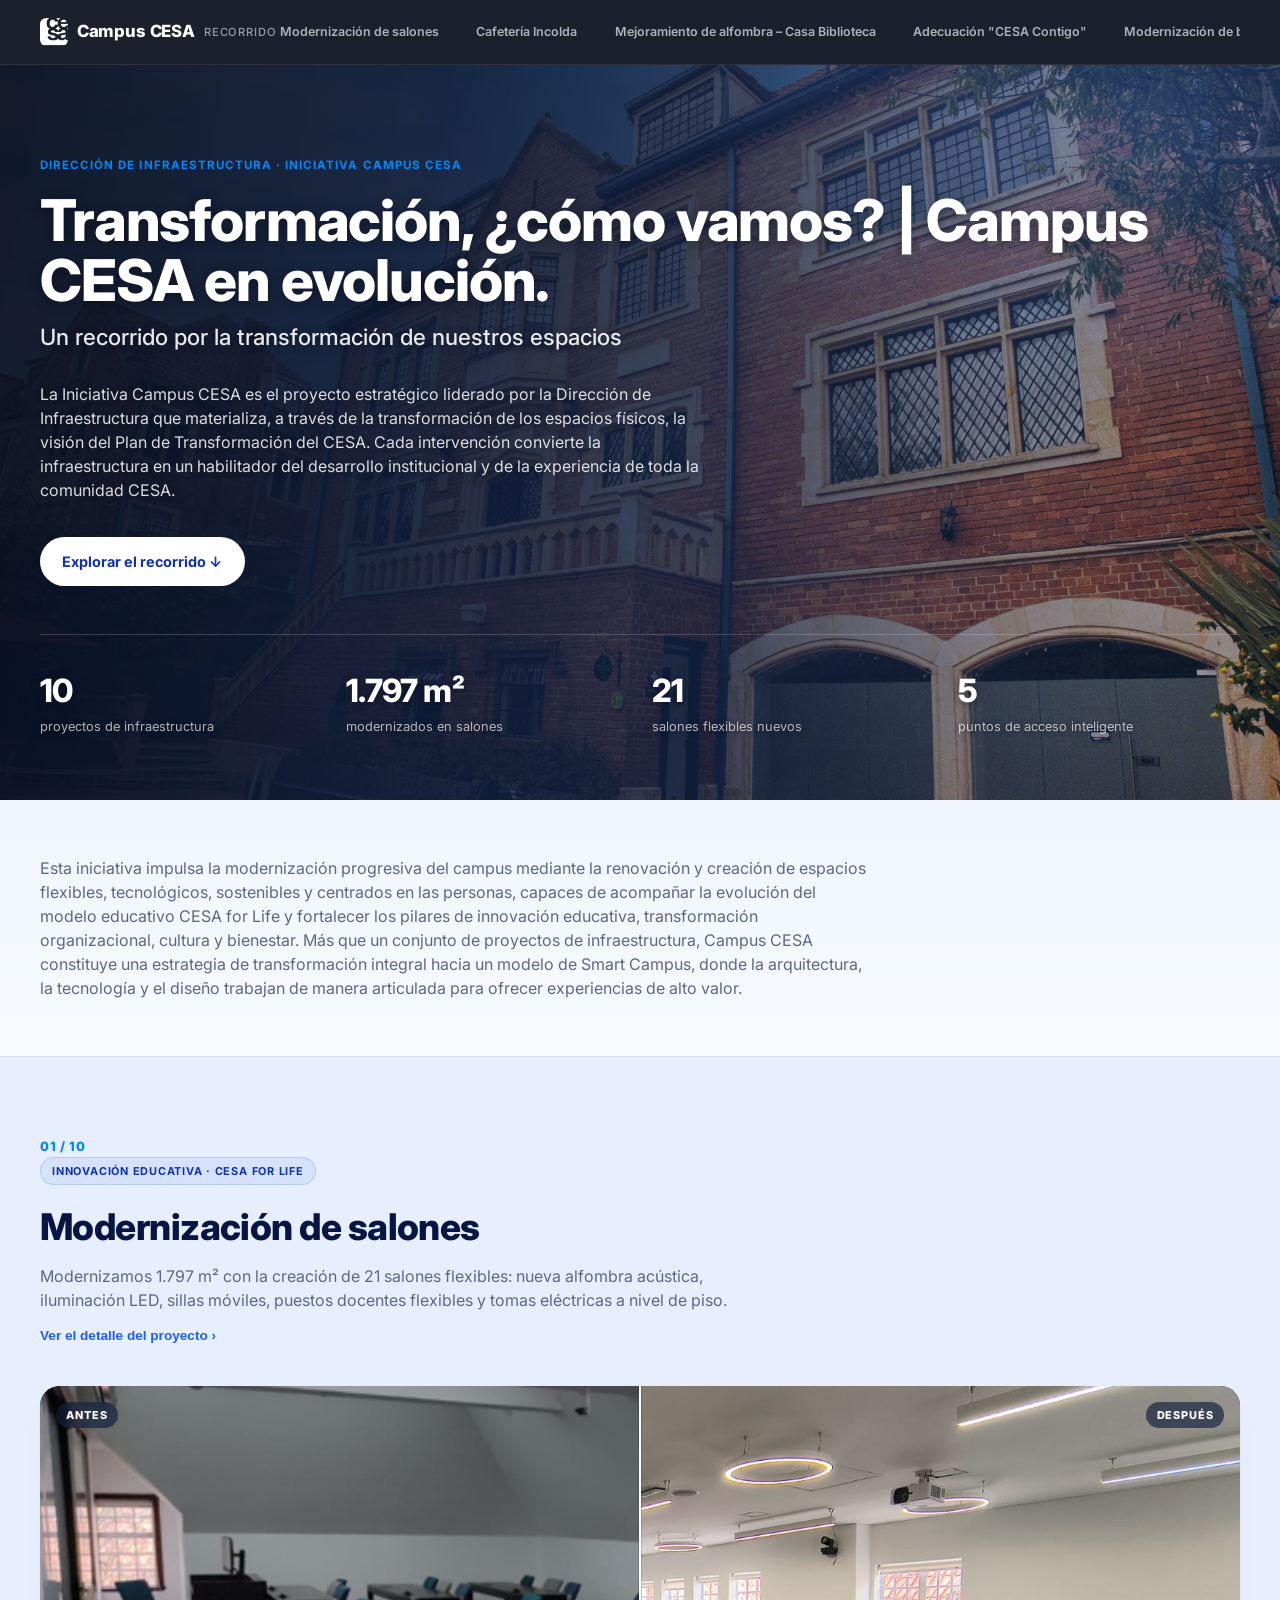
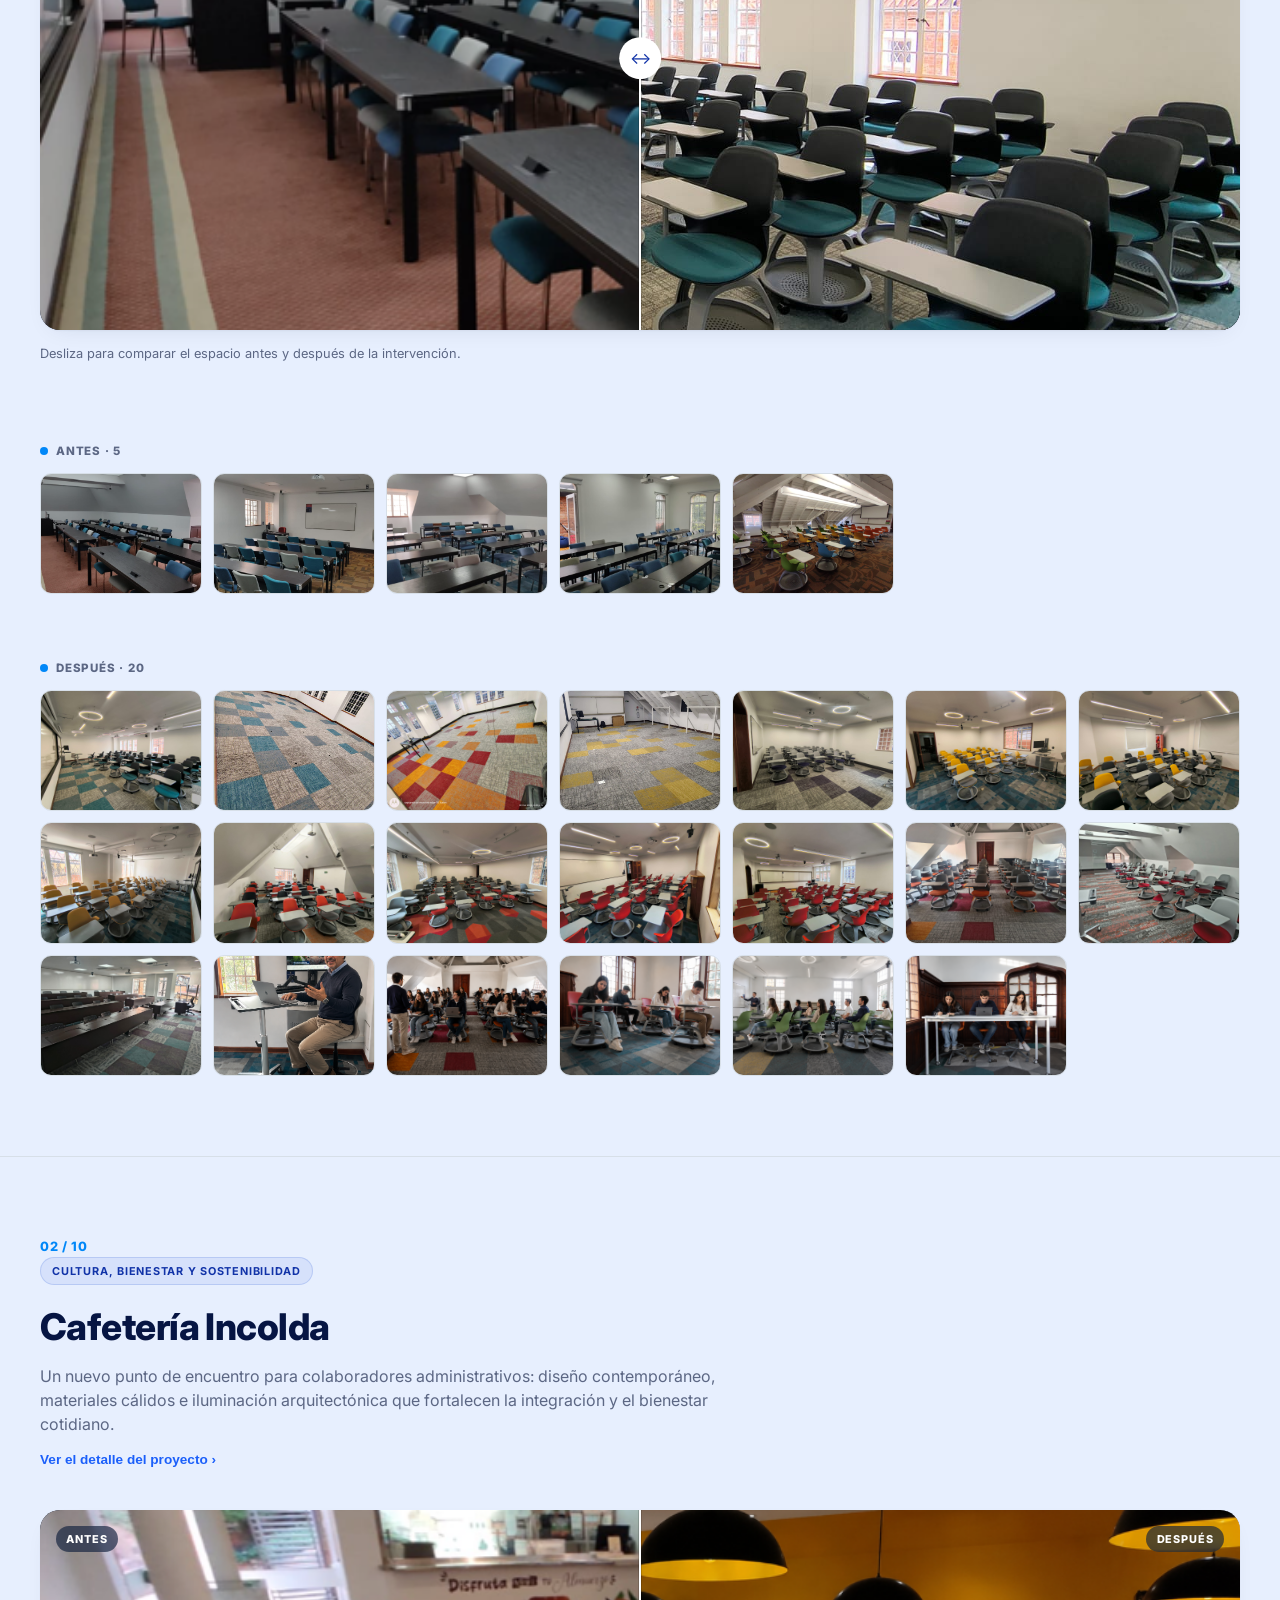
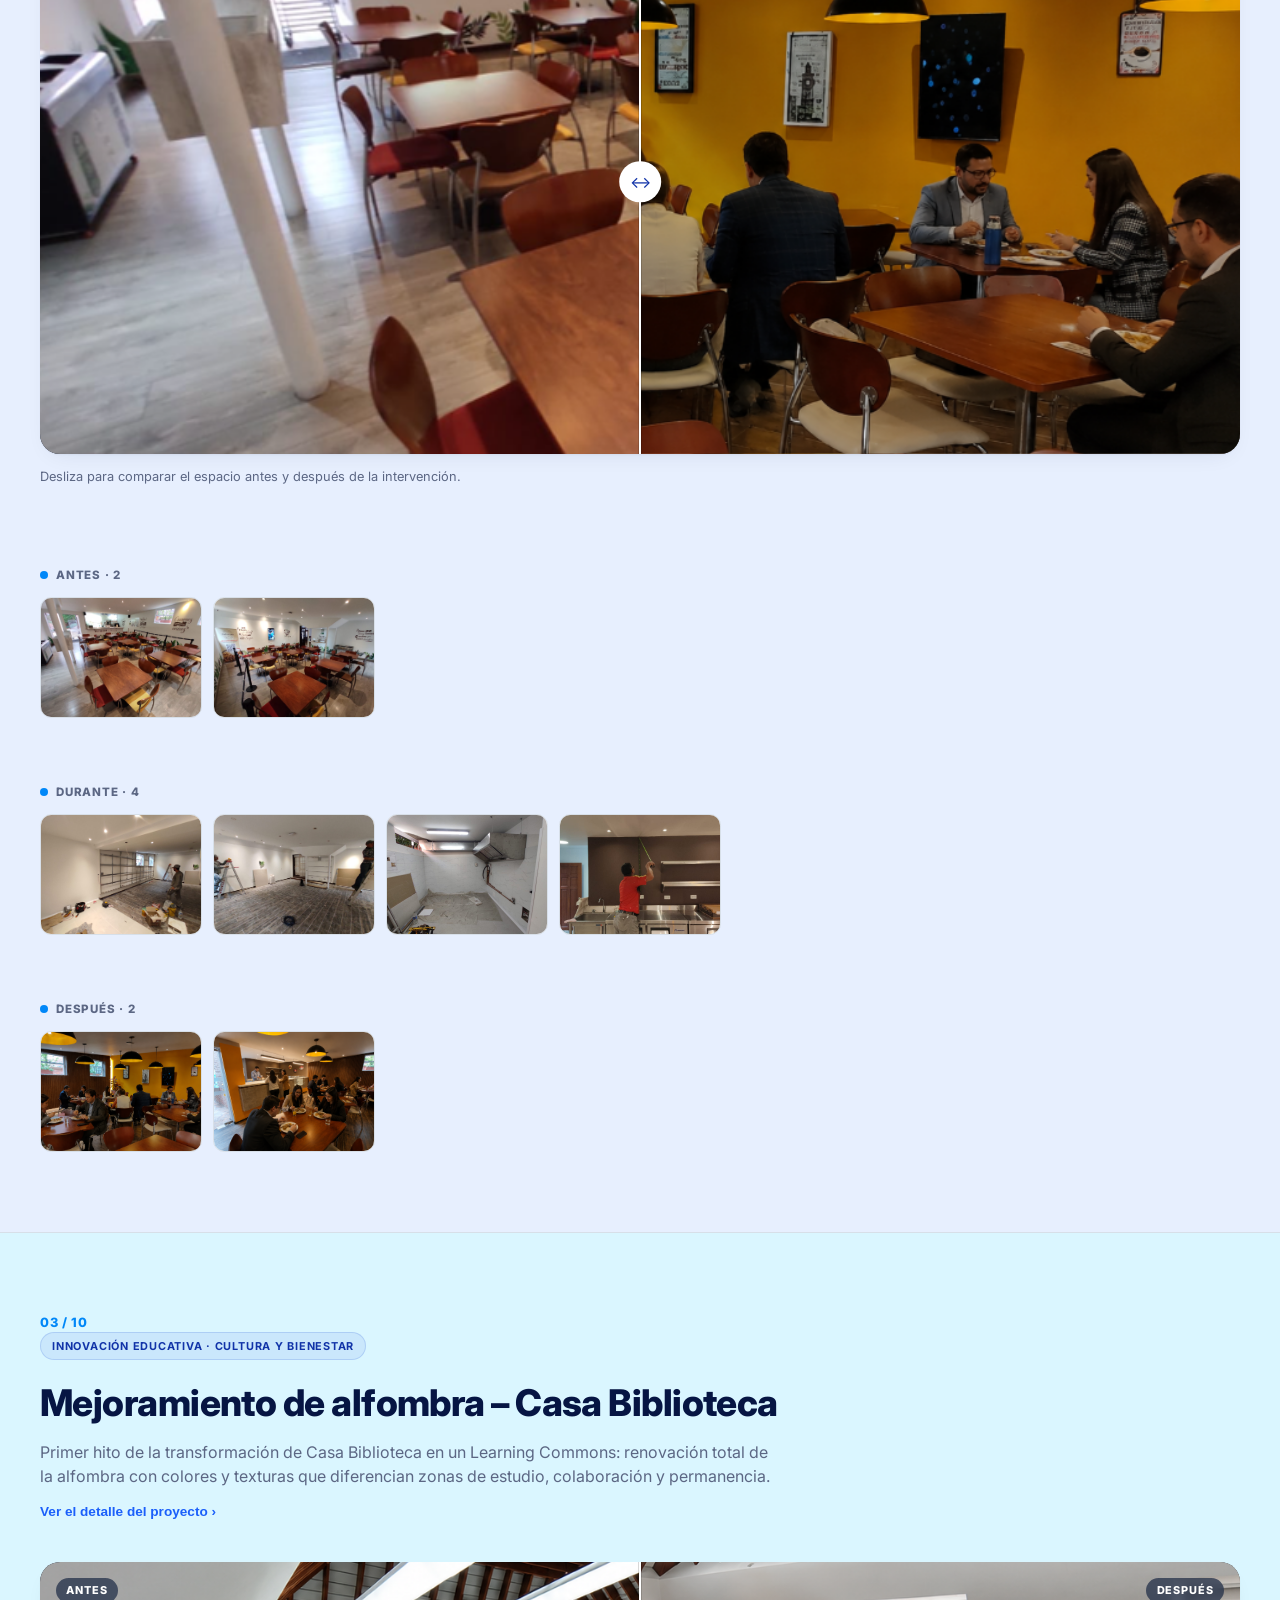
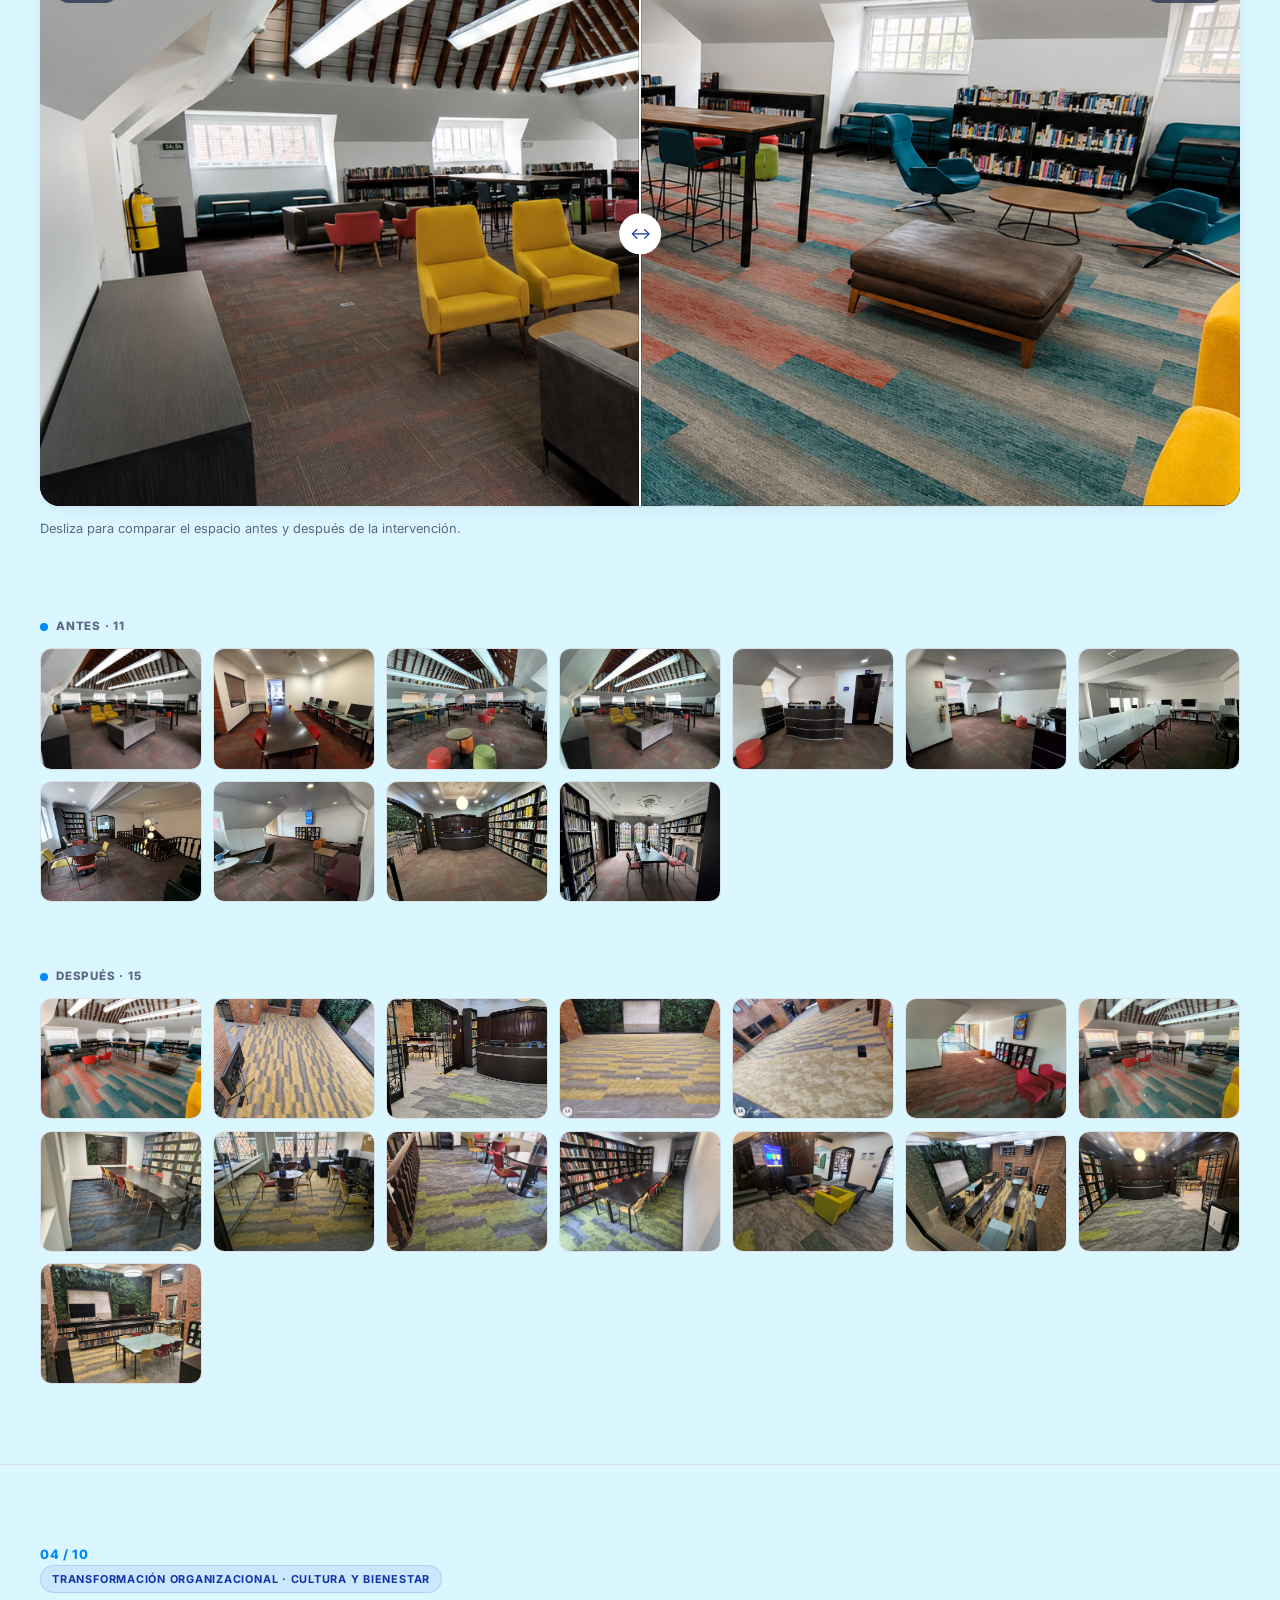
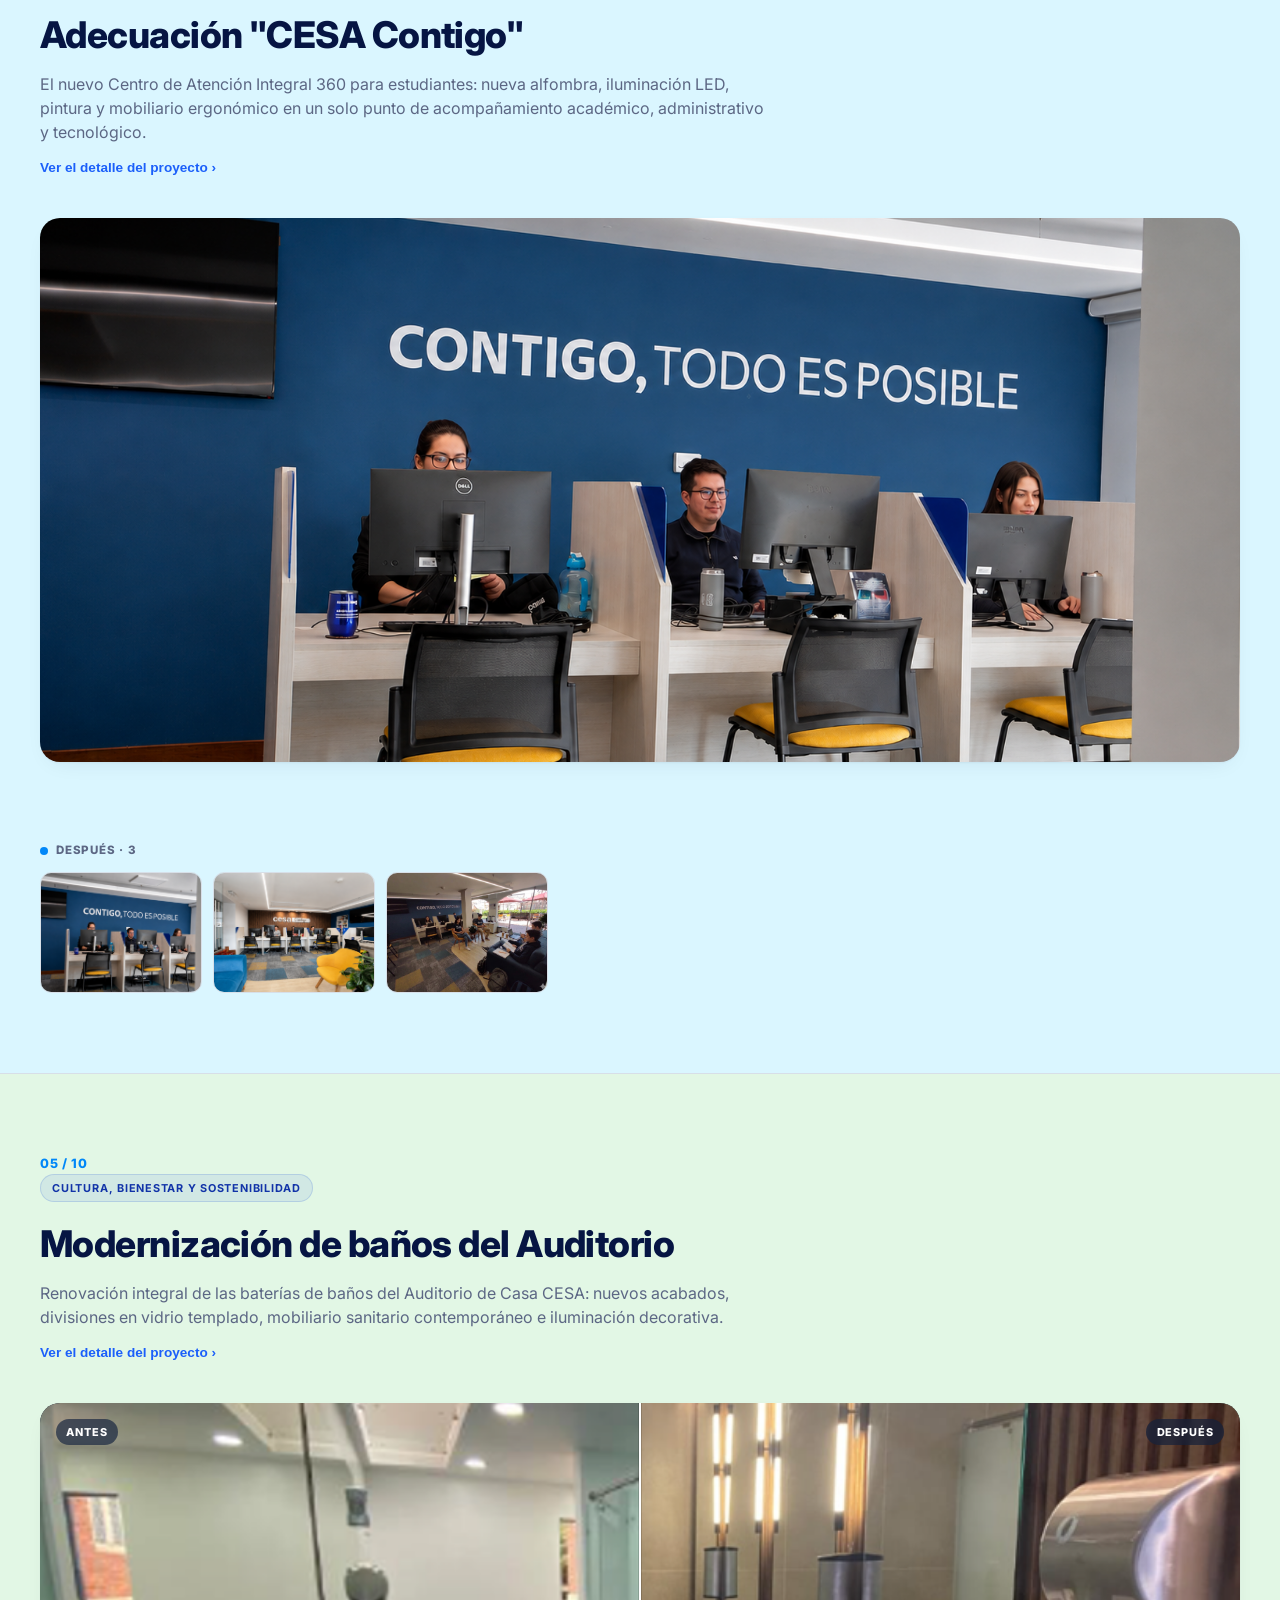
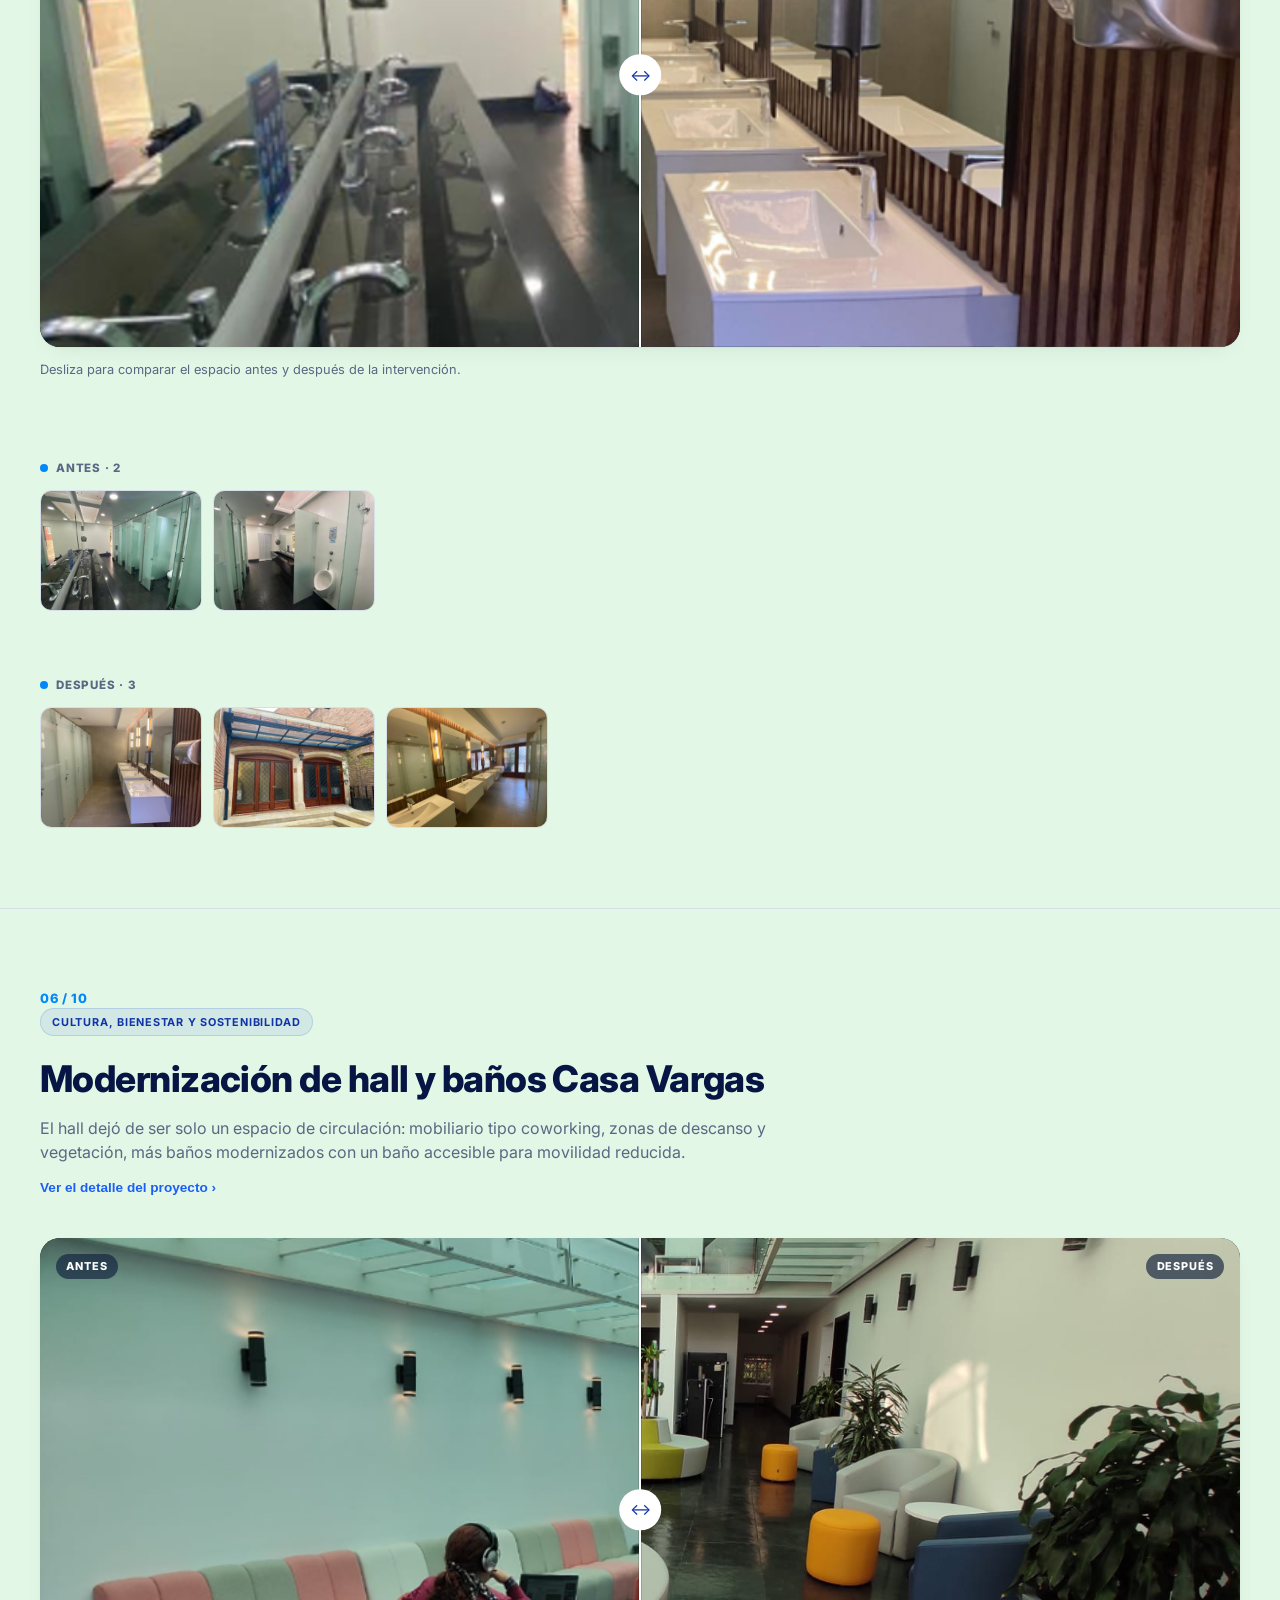
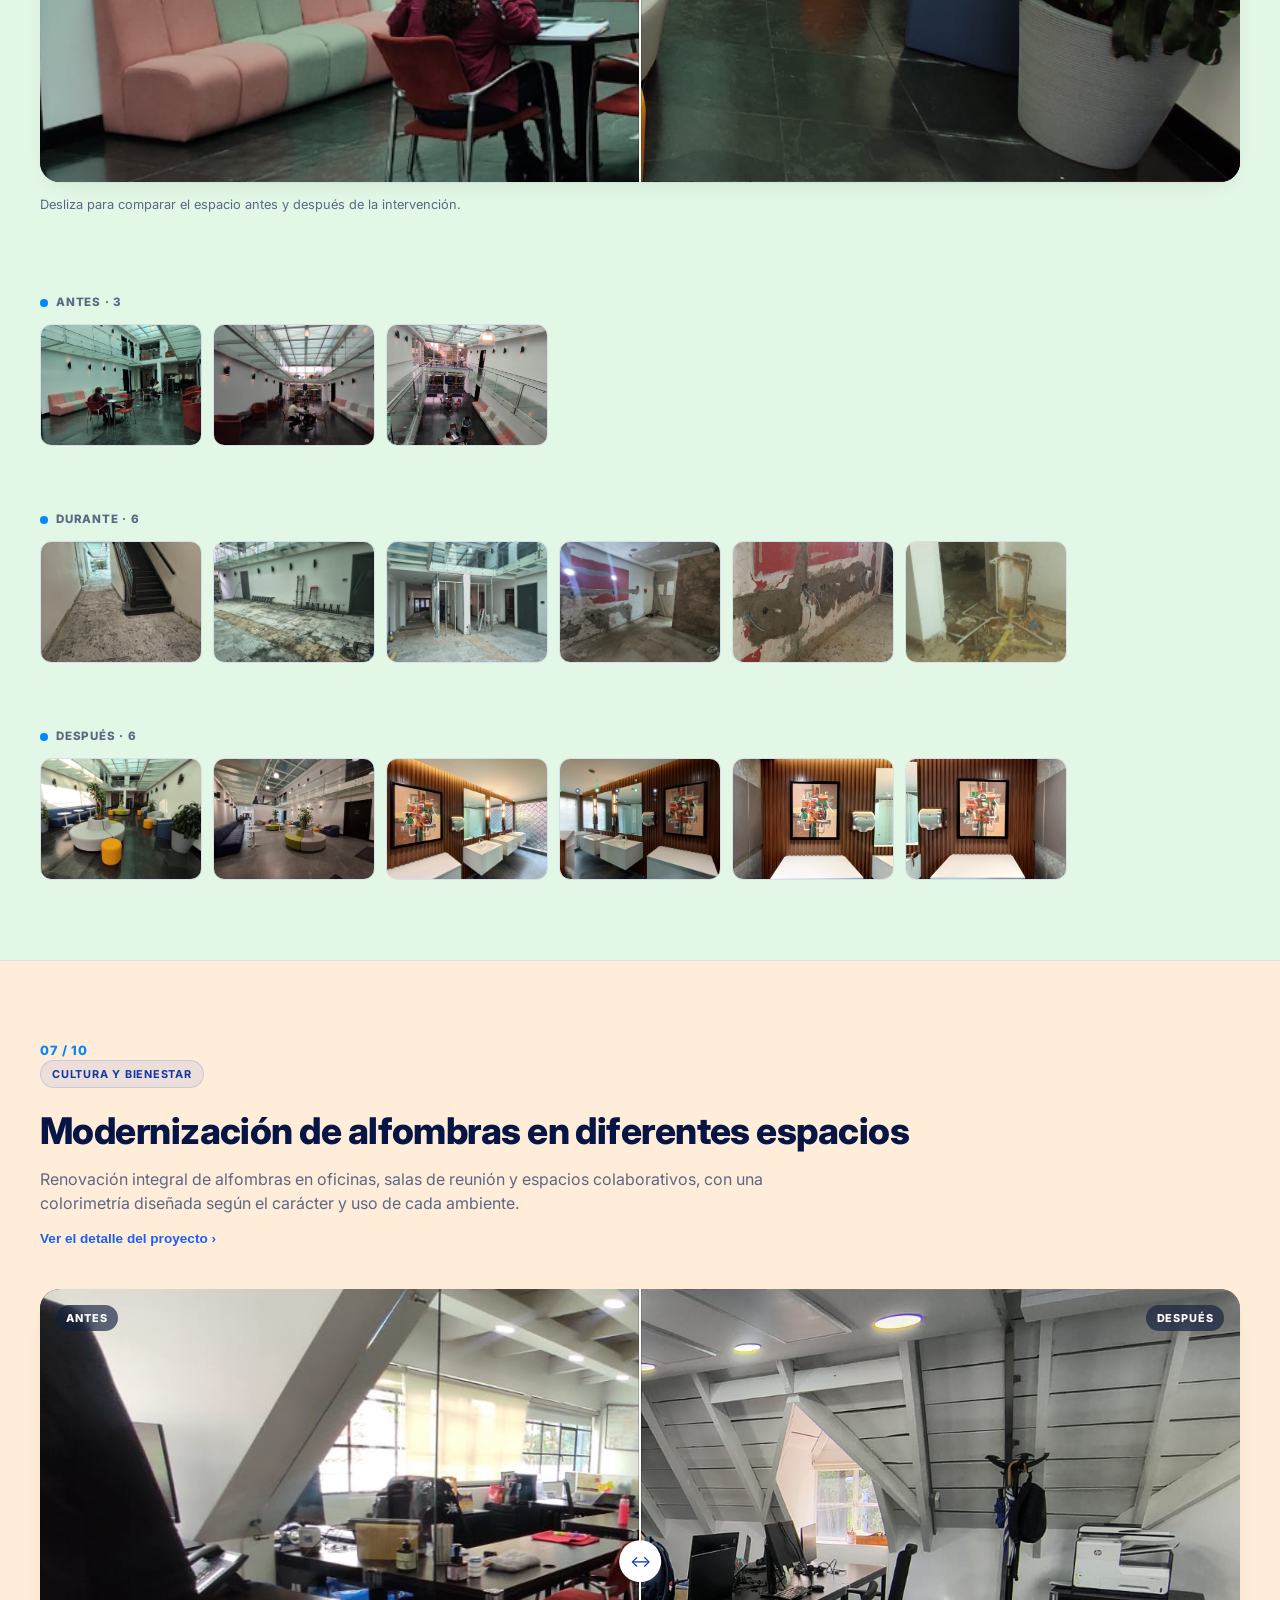
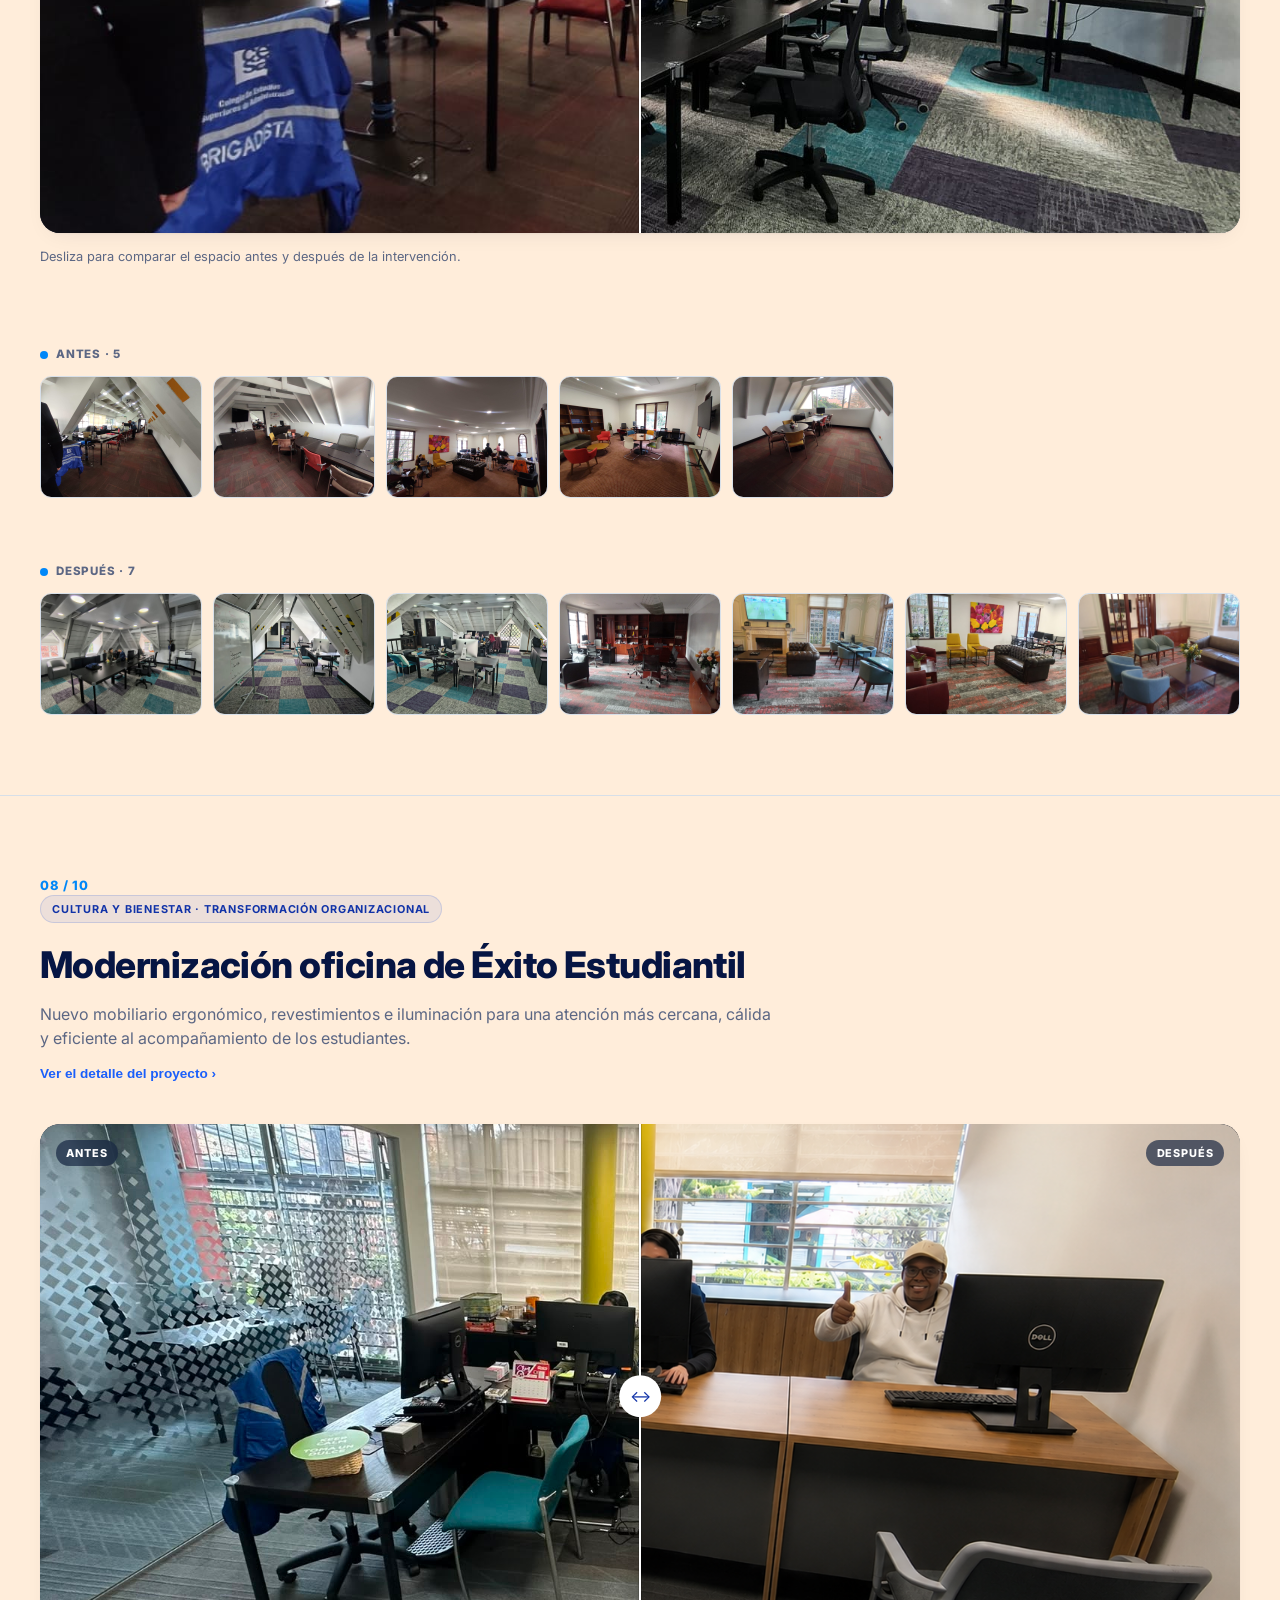
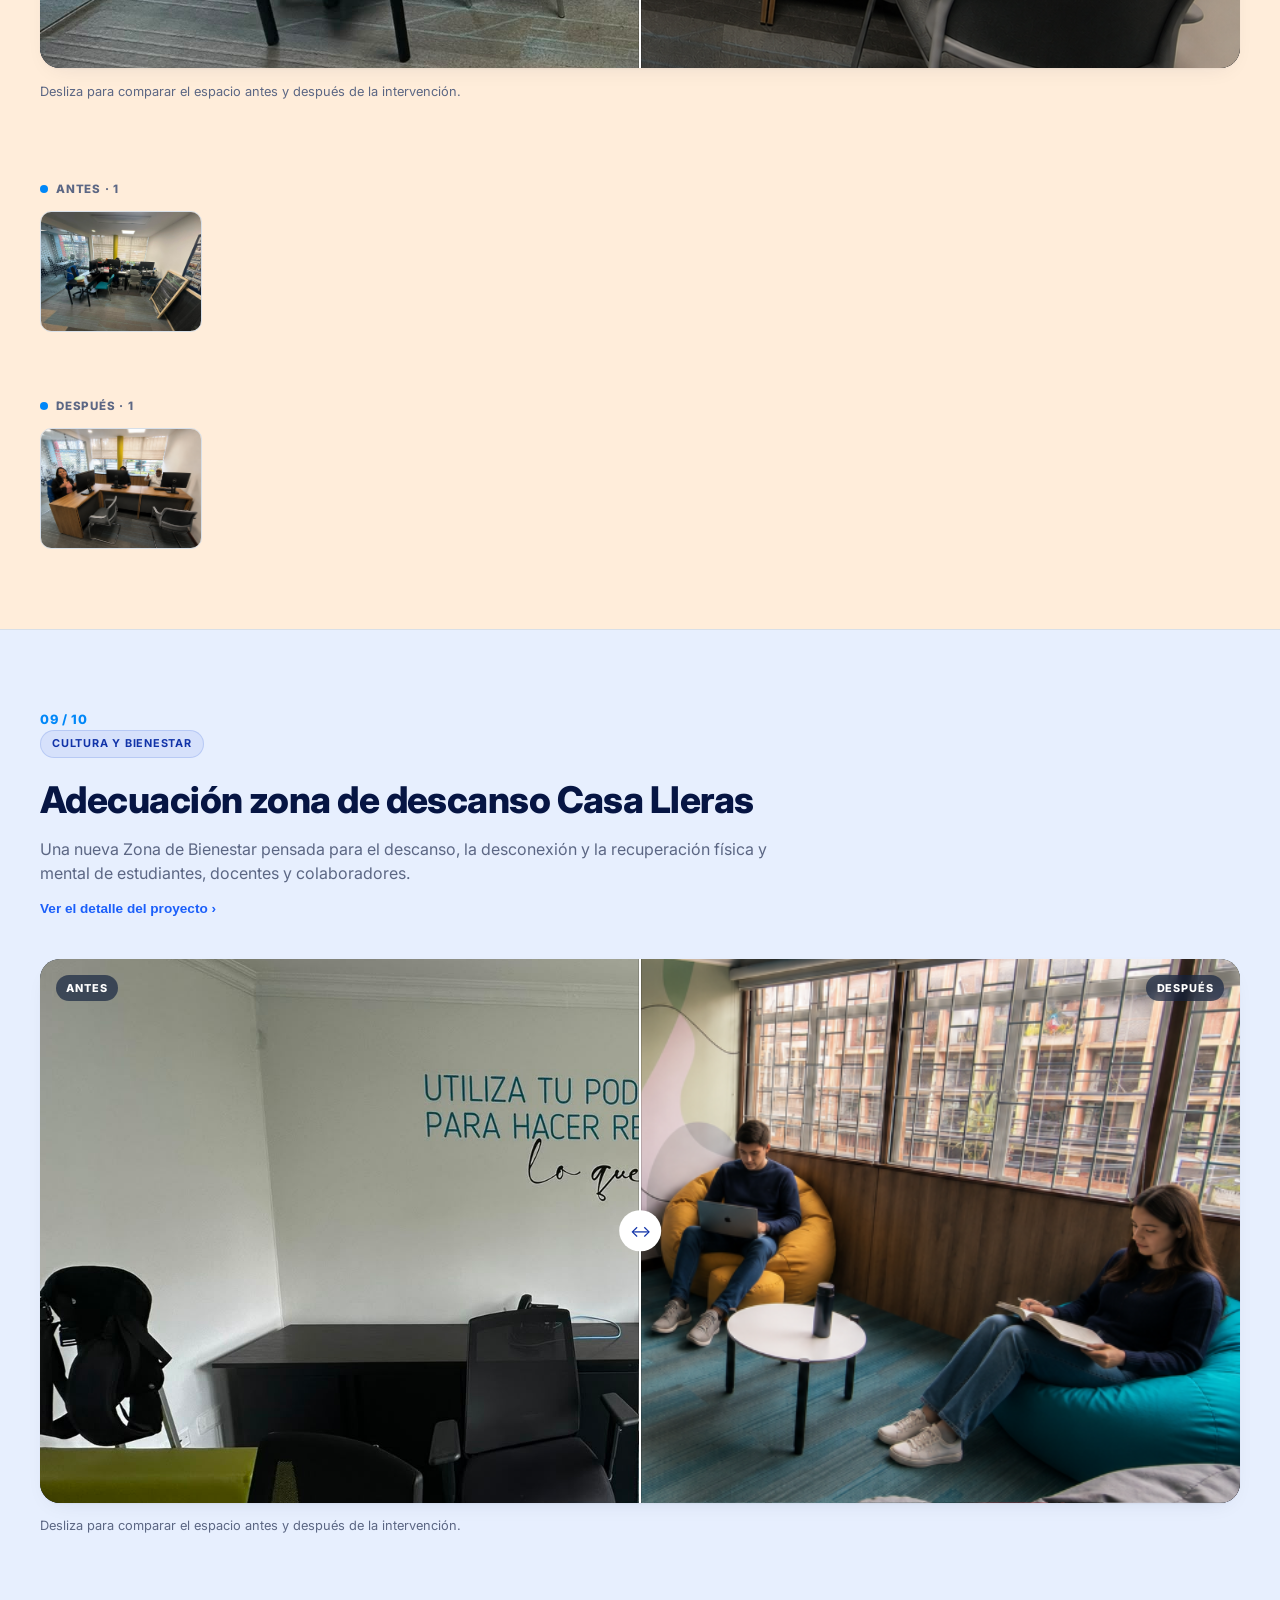
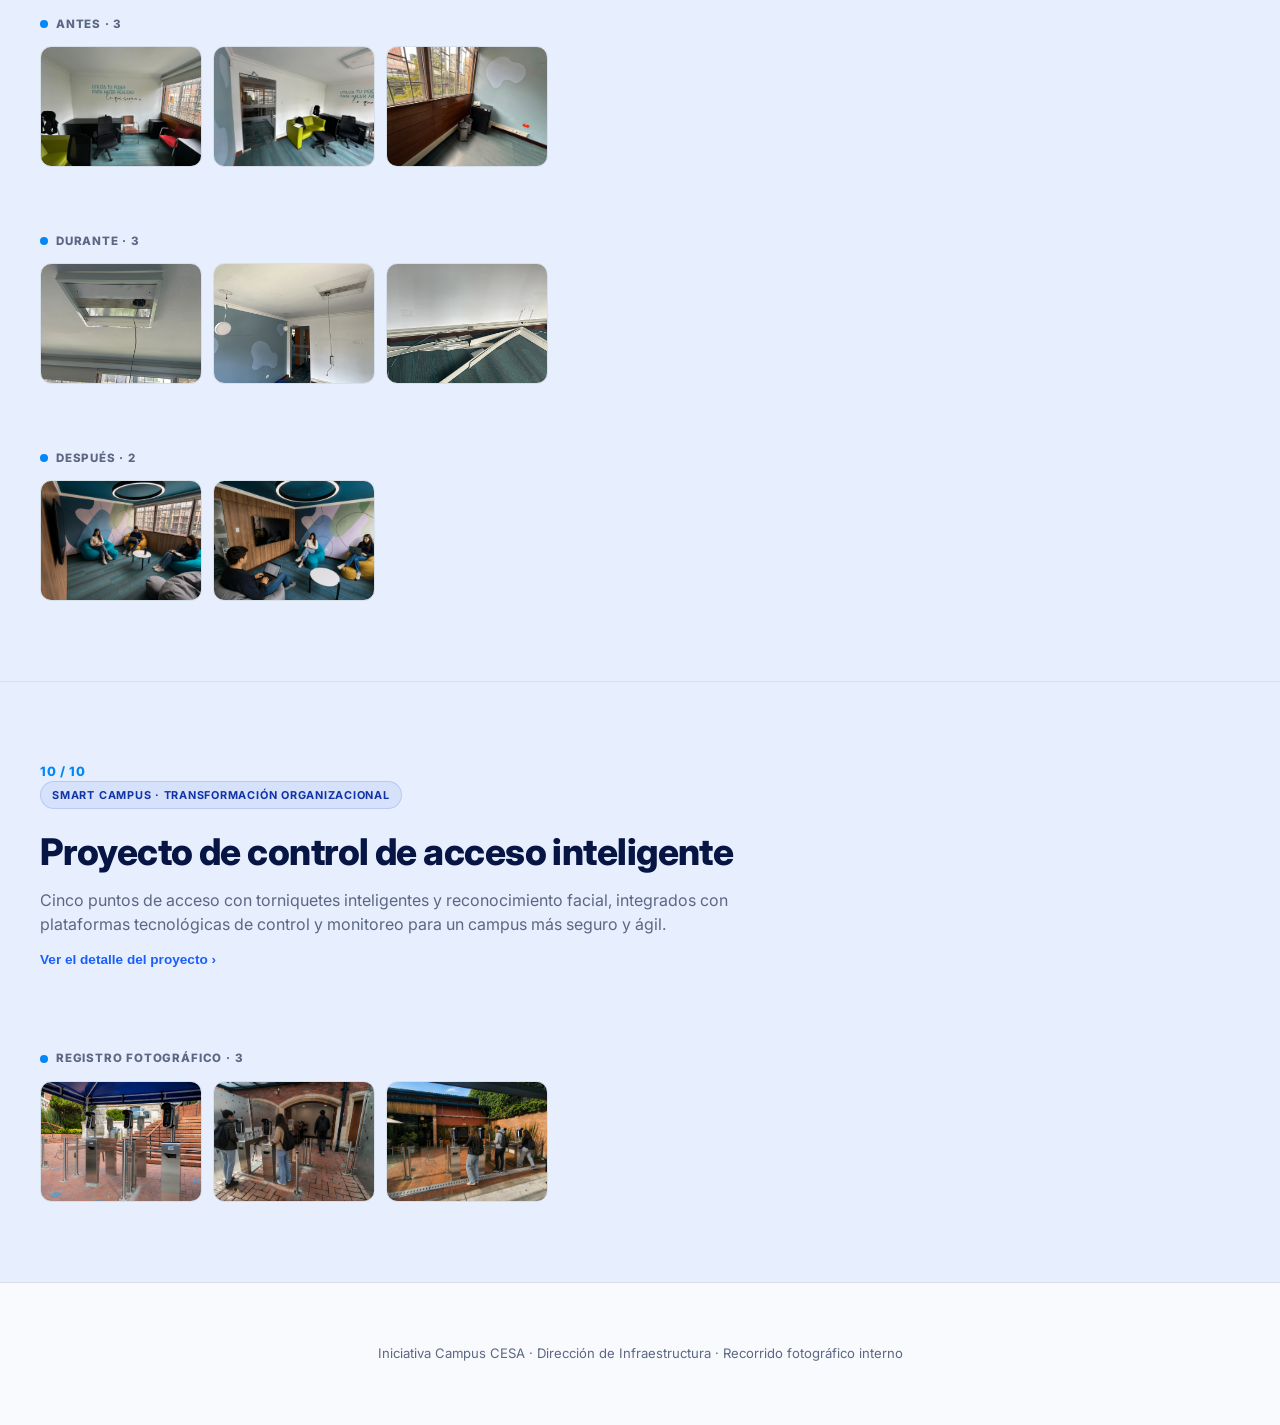
<file: index.html>
<!DOCTYPE html>
<html lang="es">
<head>
<meta charset="UTF-8">
<meta http-equiv="refresh" content="0; url=web/index.html">
<title>Campus CESA</title>
<link rel="canonical" href="web/index.html">
</head>
<body>
<script>location.replace('web/index.html');</script>
<p>Redirigiendo a <a href="web/index.html">Campus CESA — Recorrido de infraestructura</a>…</p>
</body>
</html>
</file>
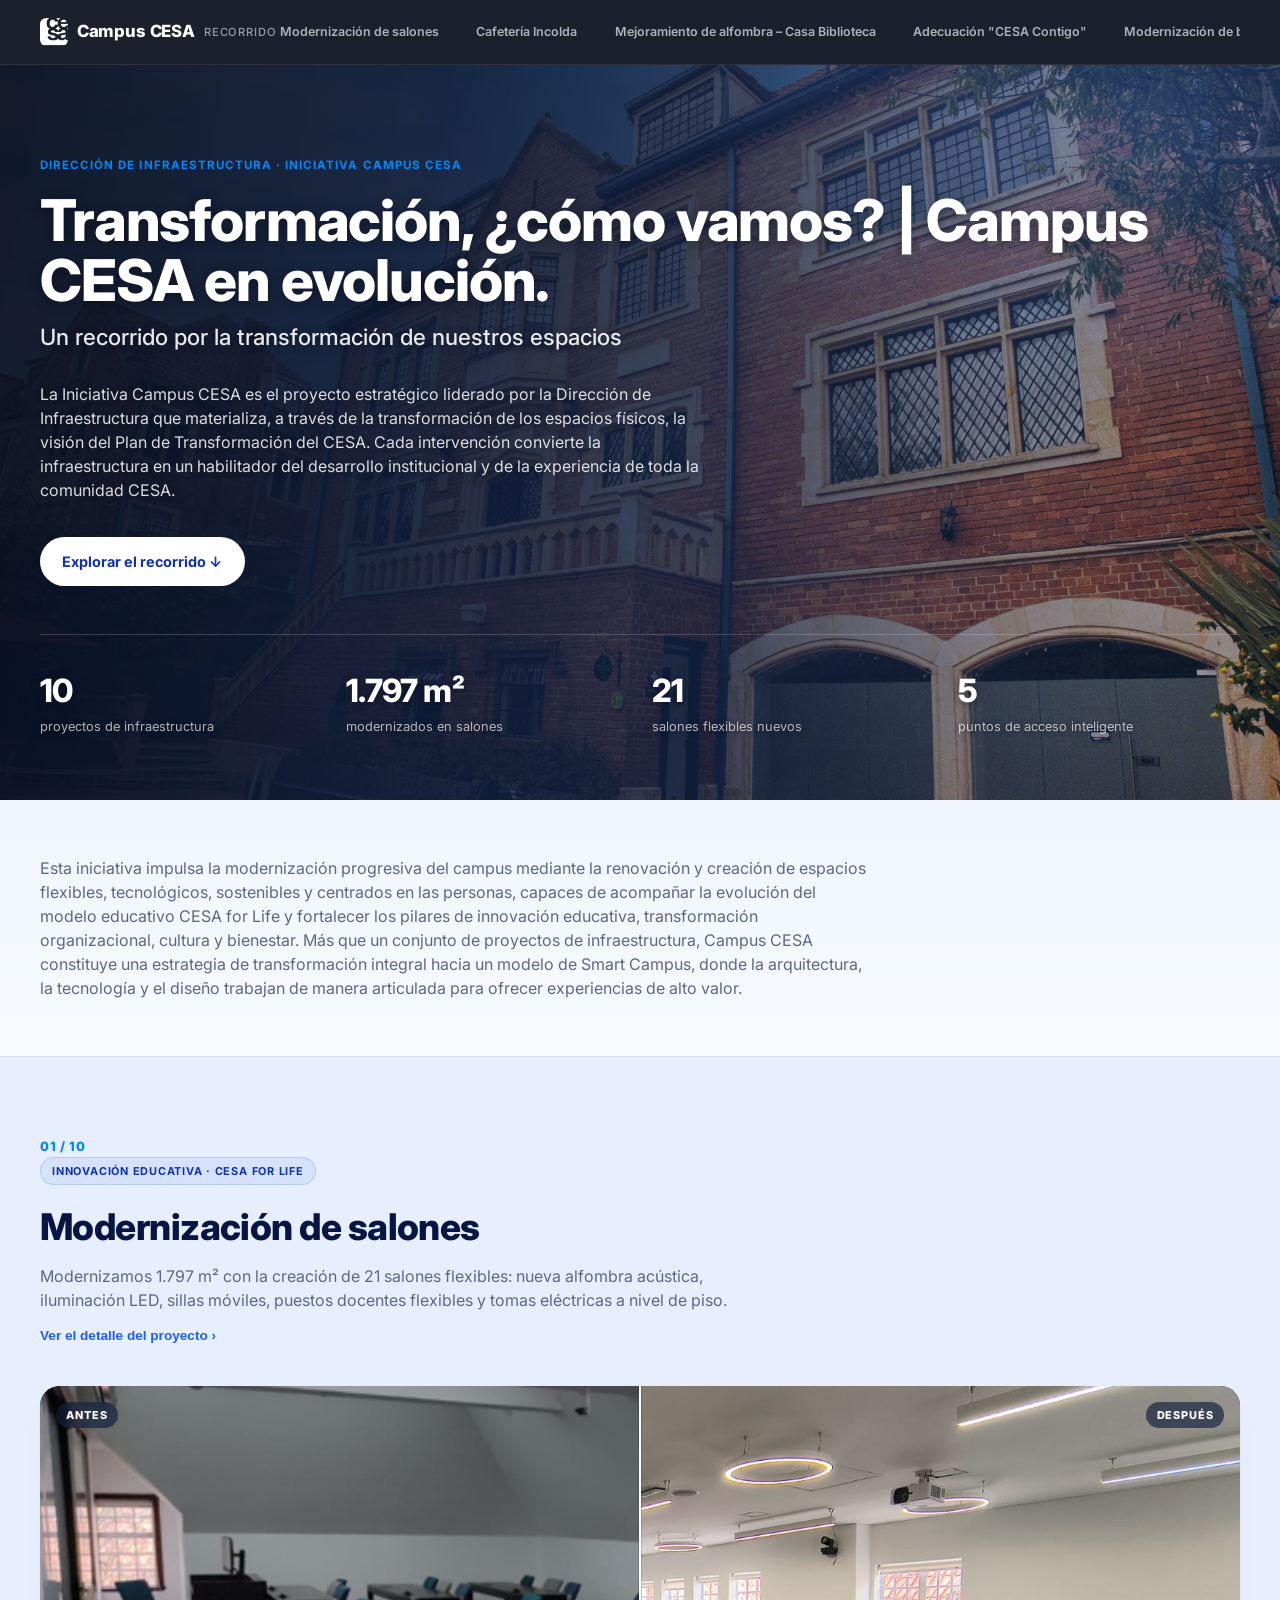
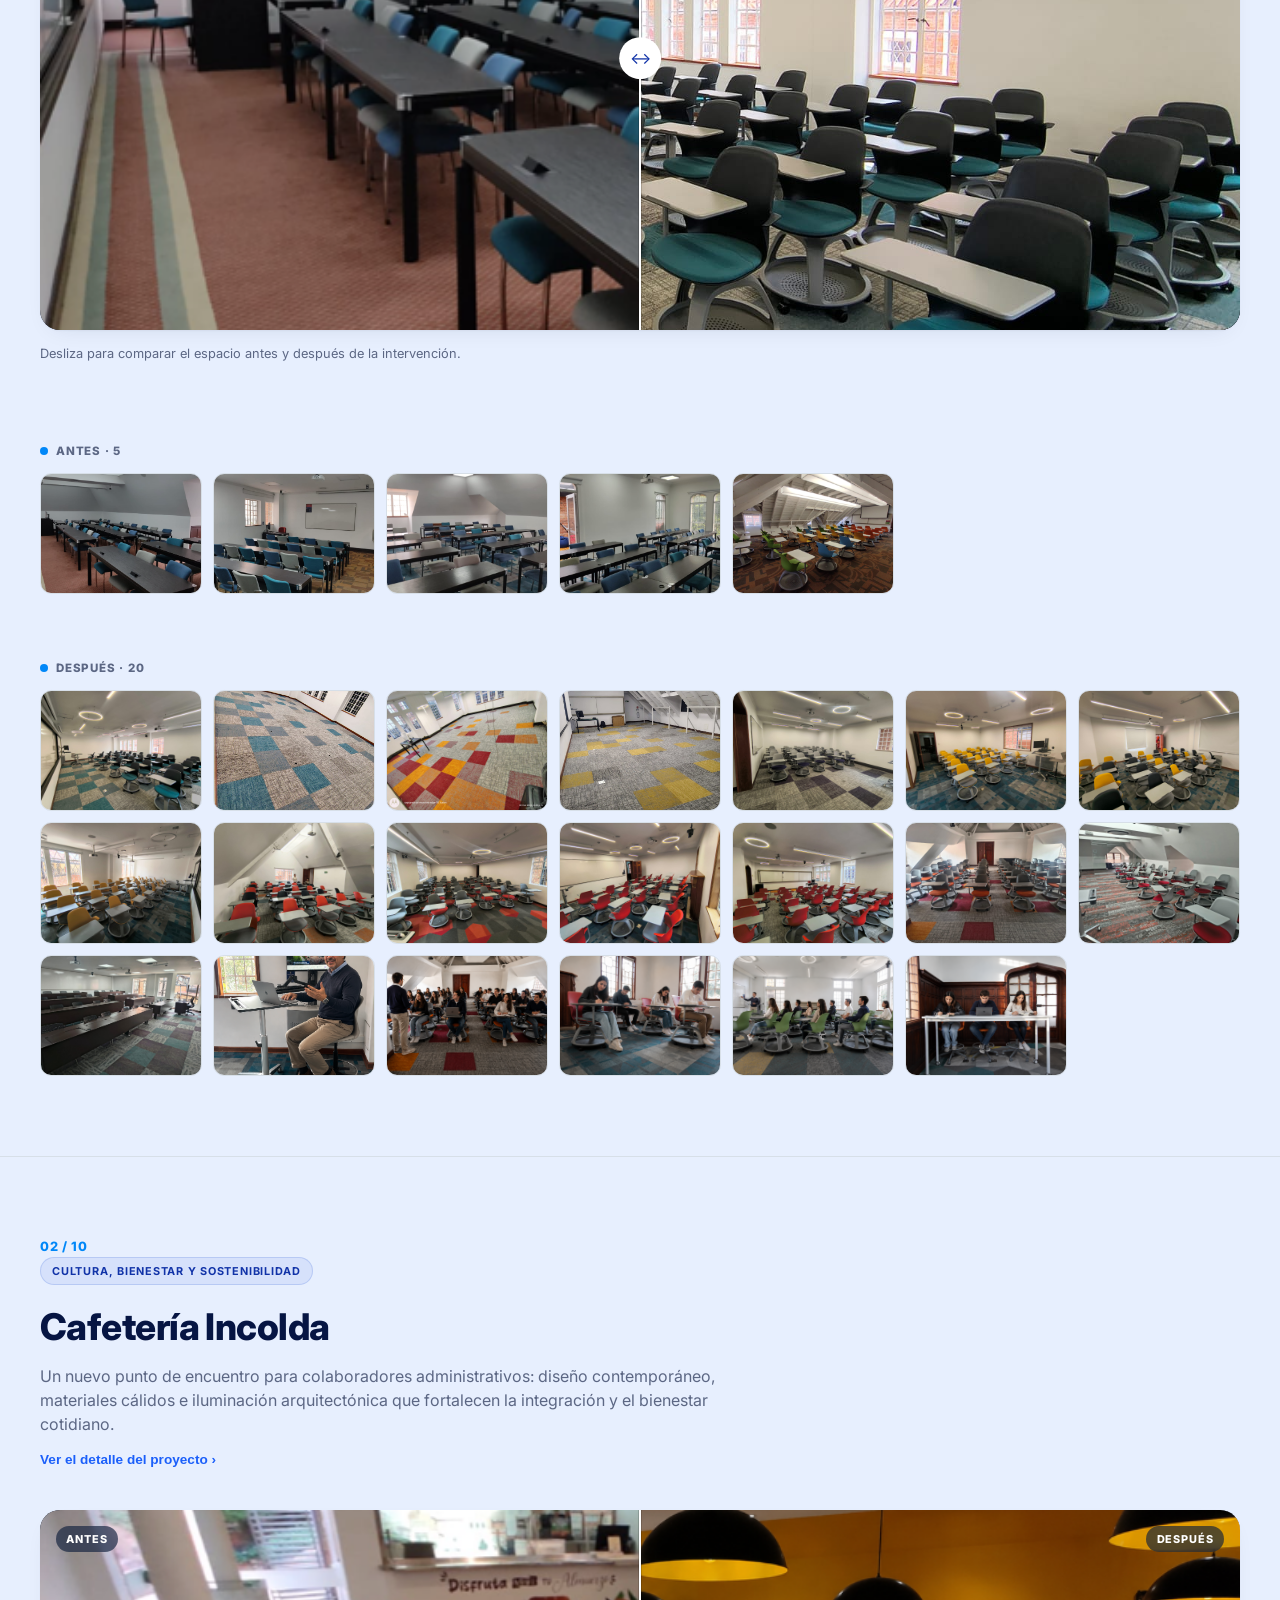
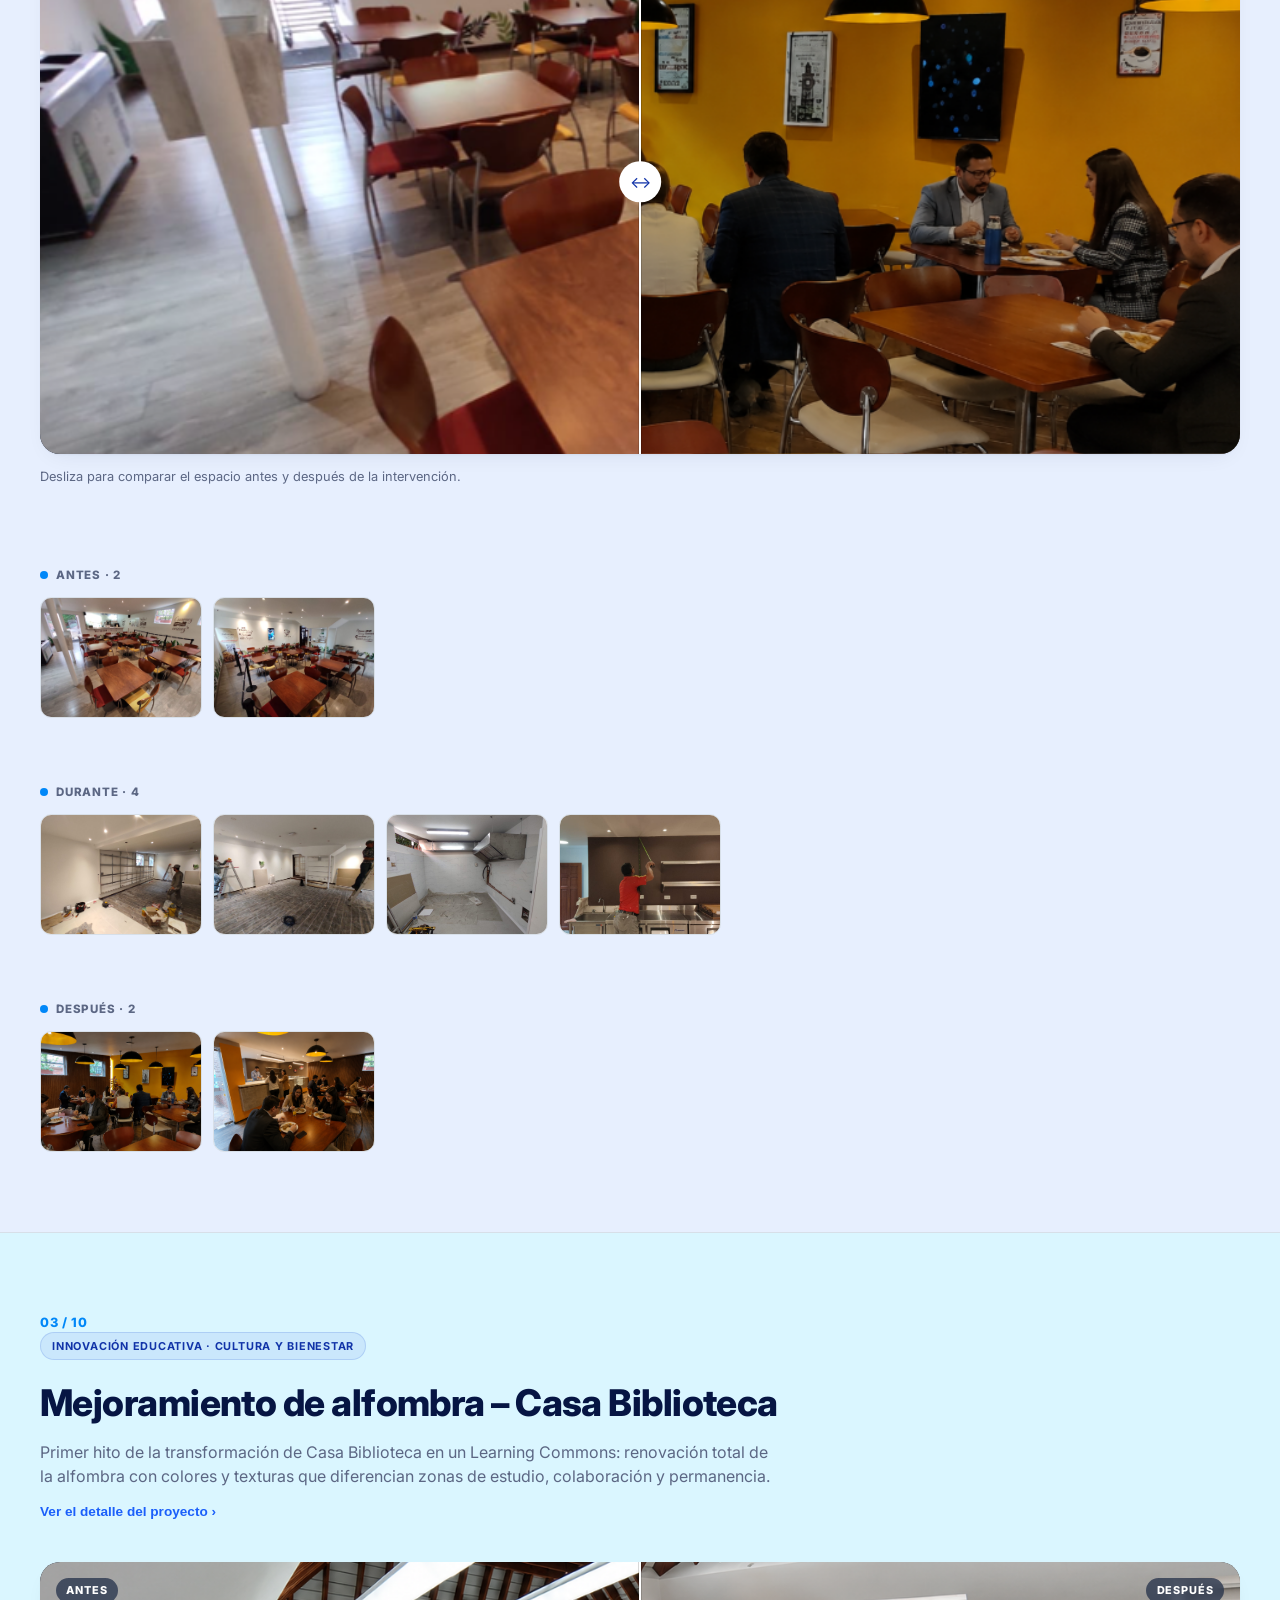
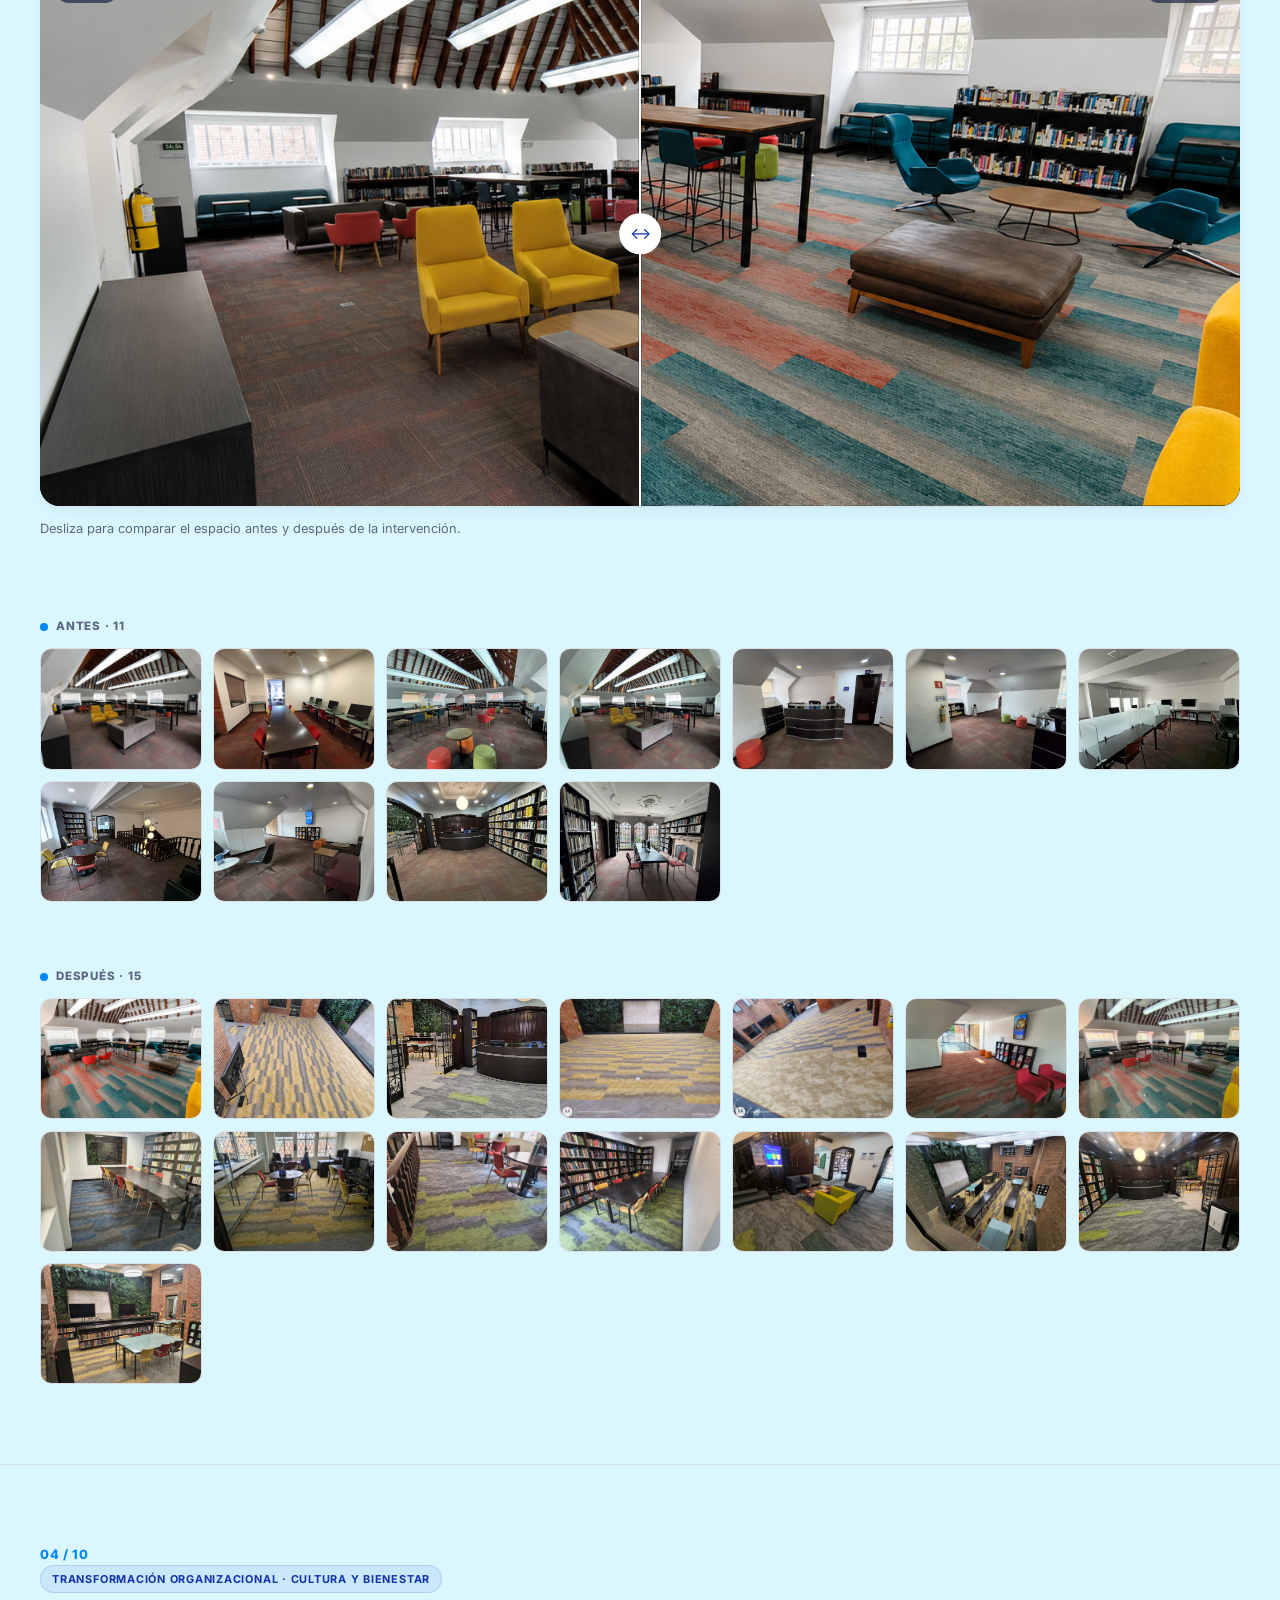
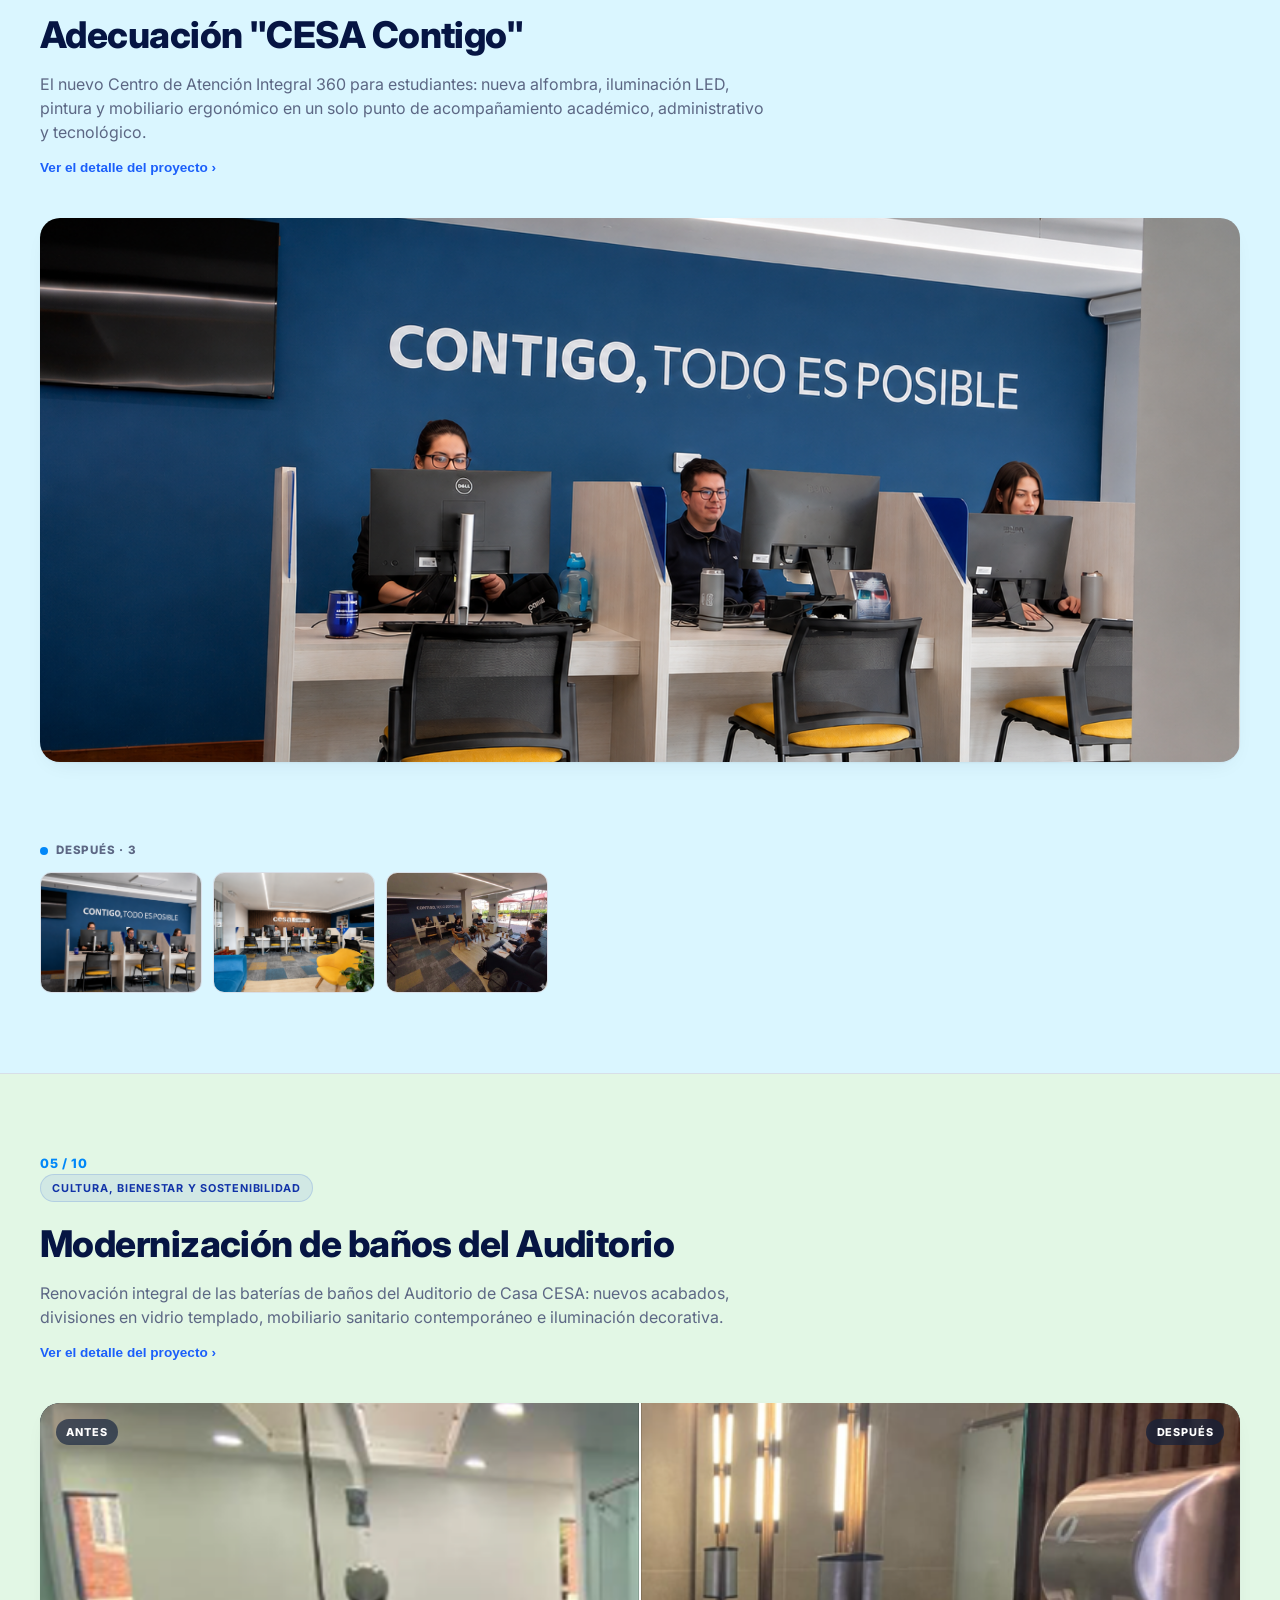
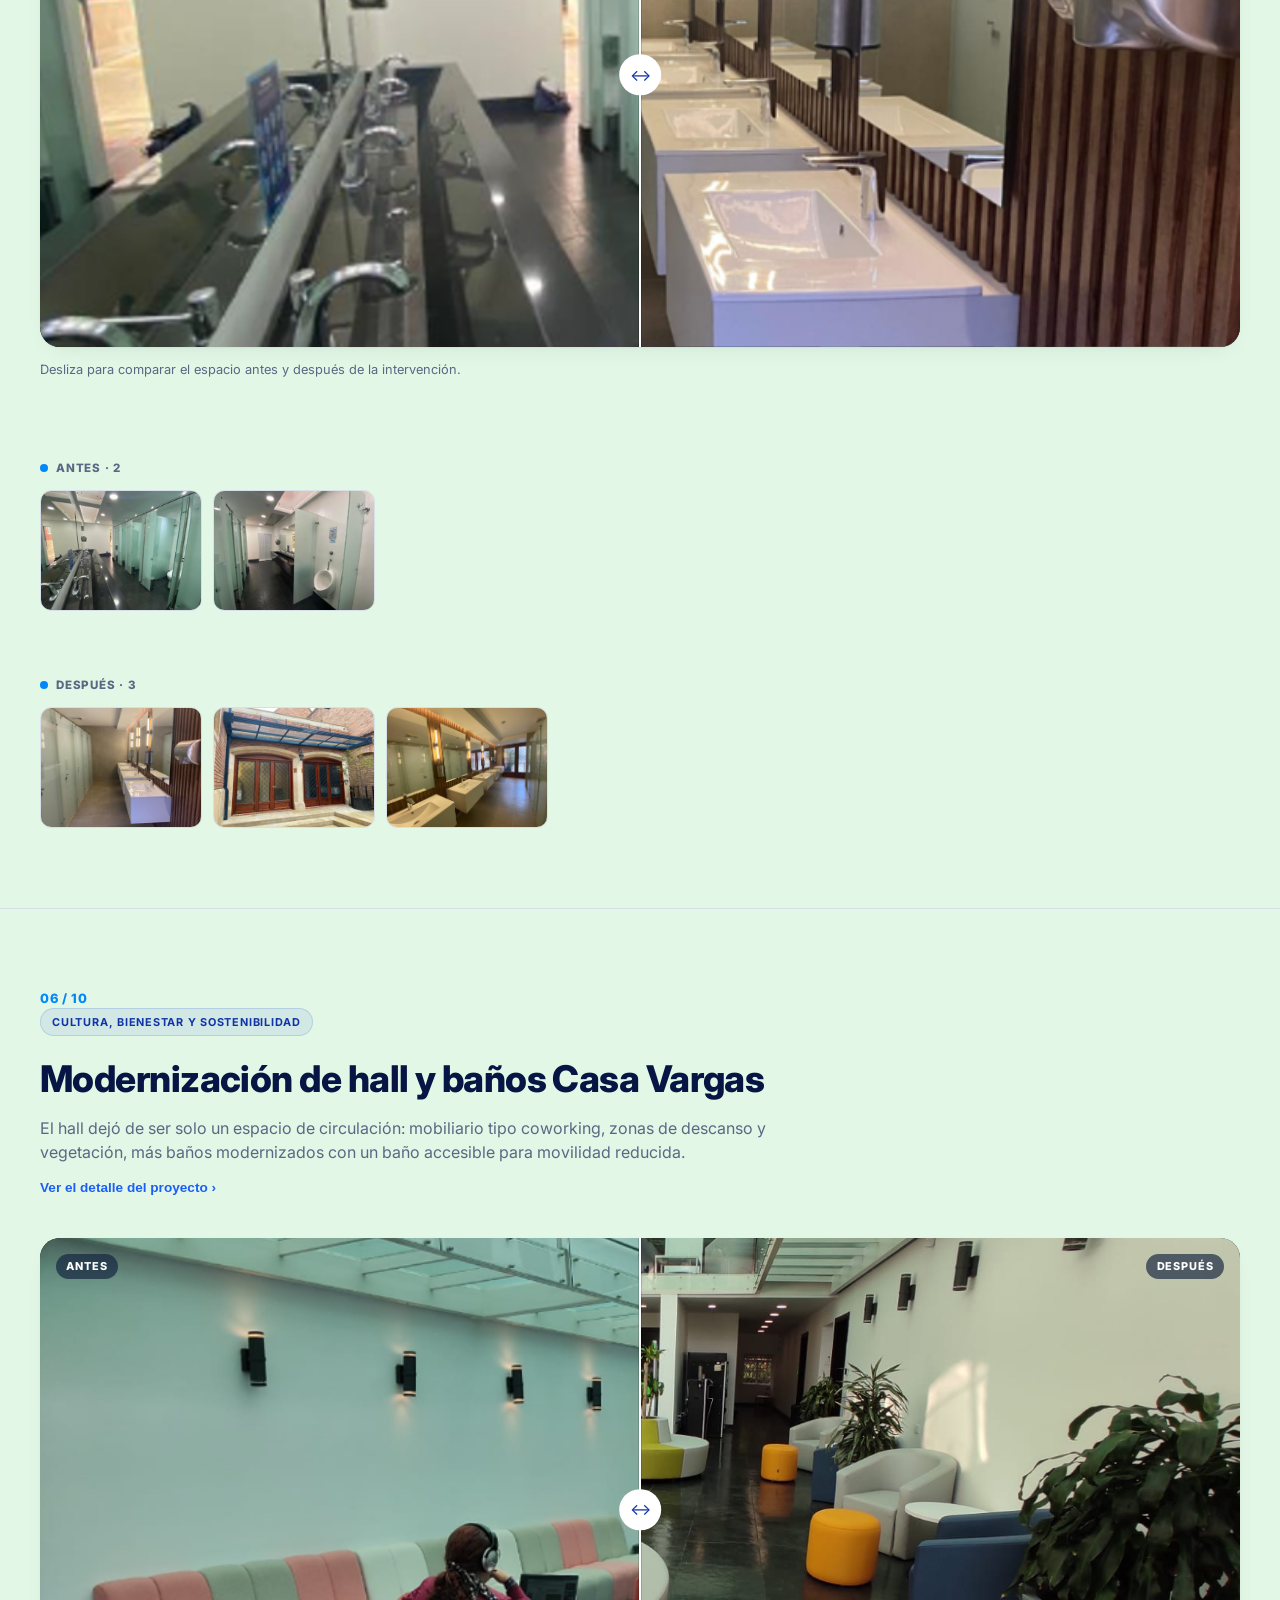
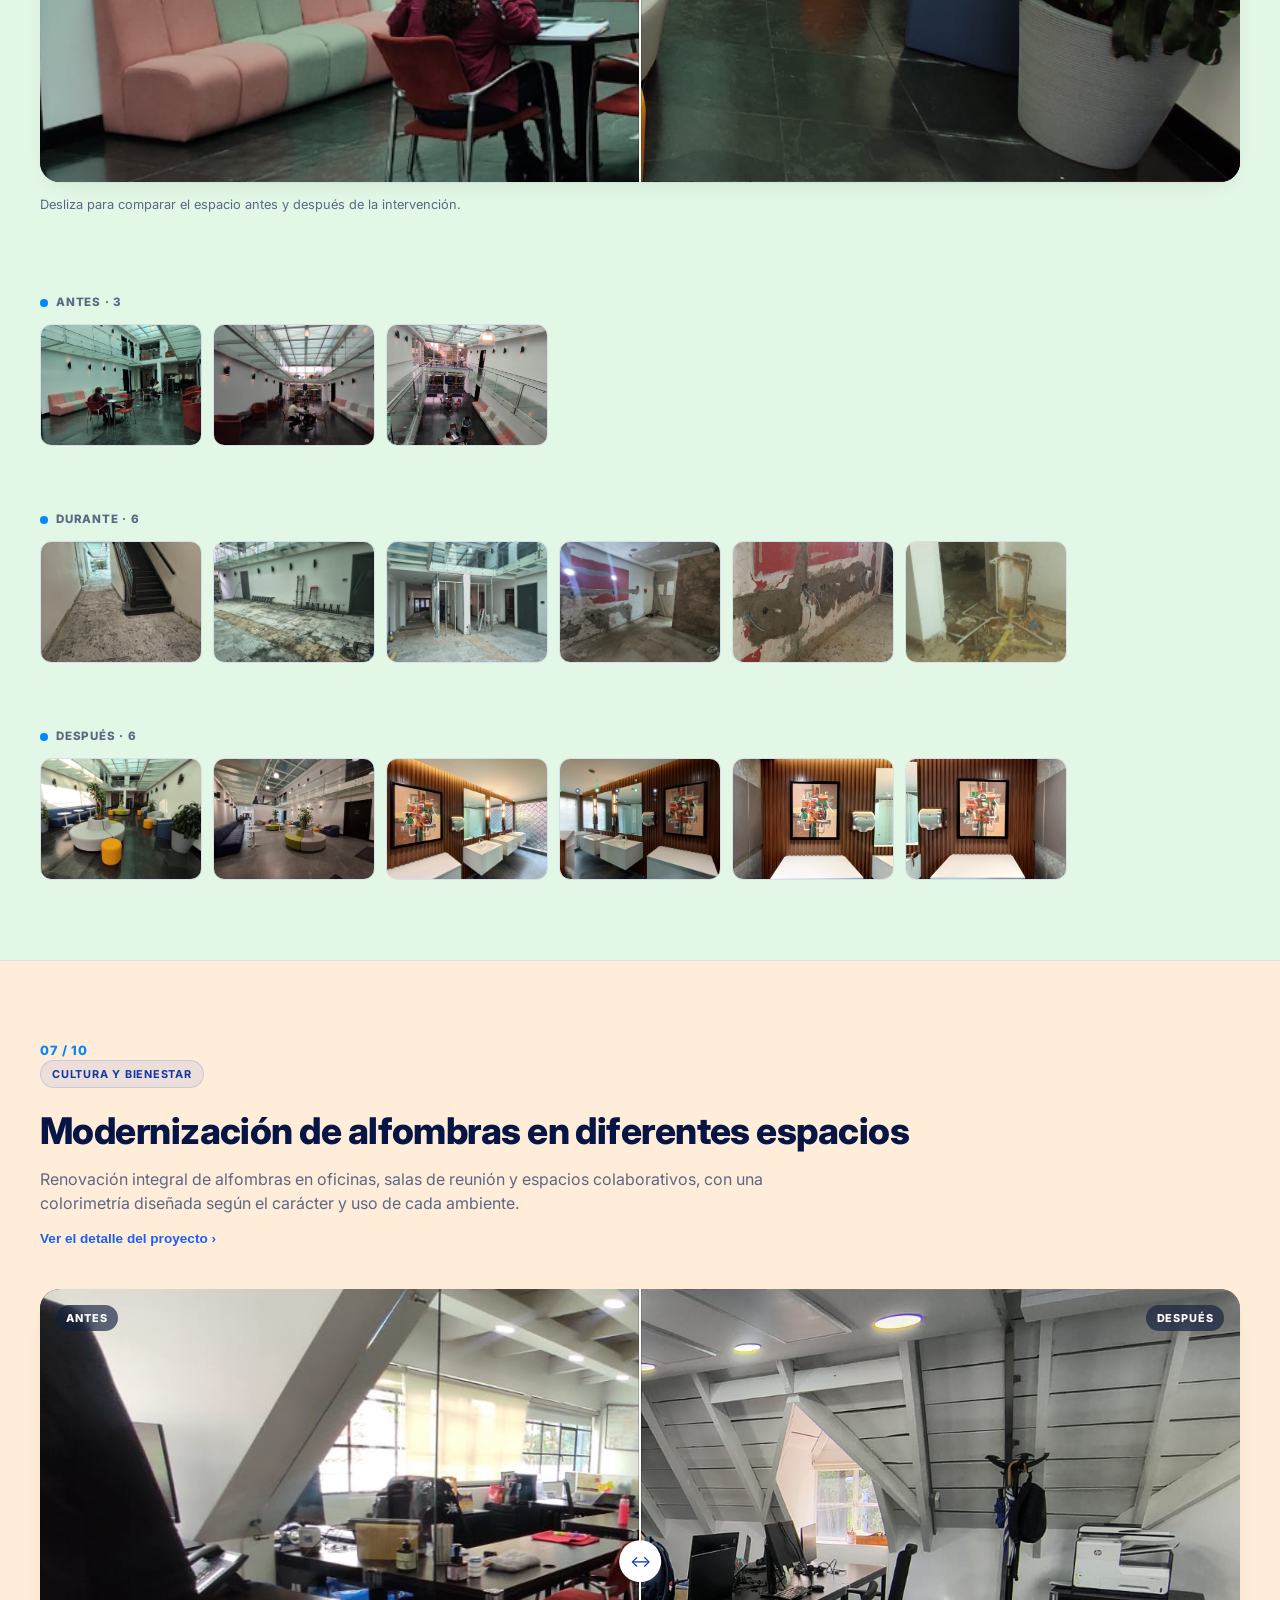
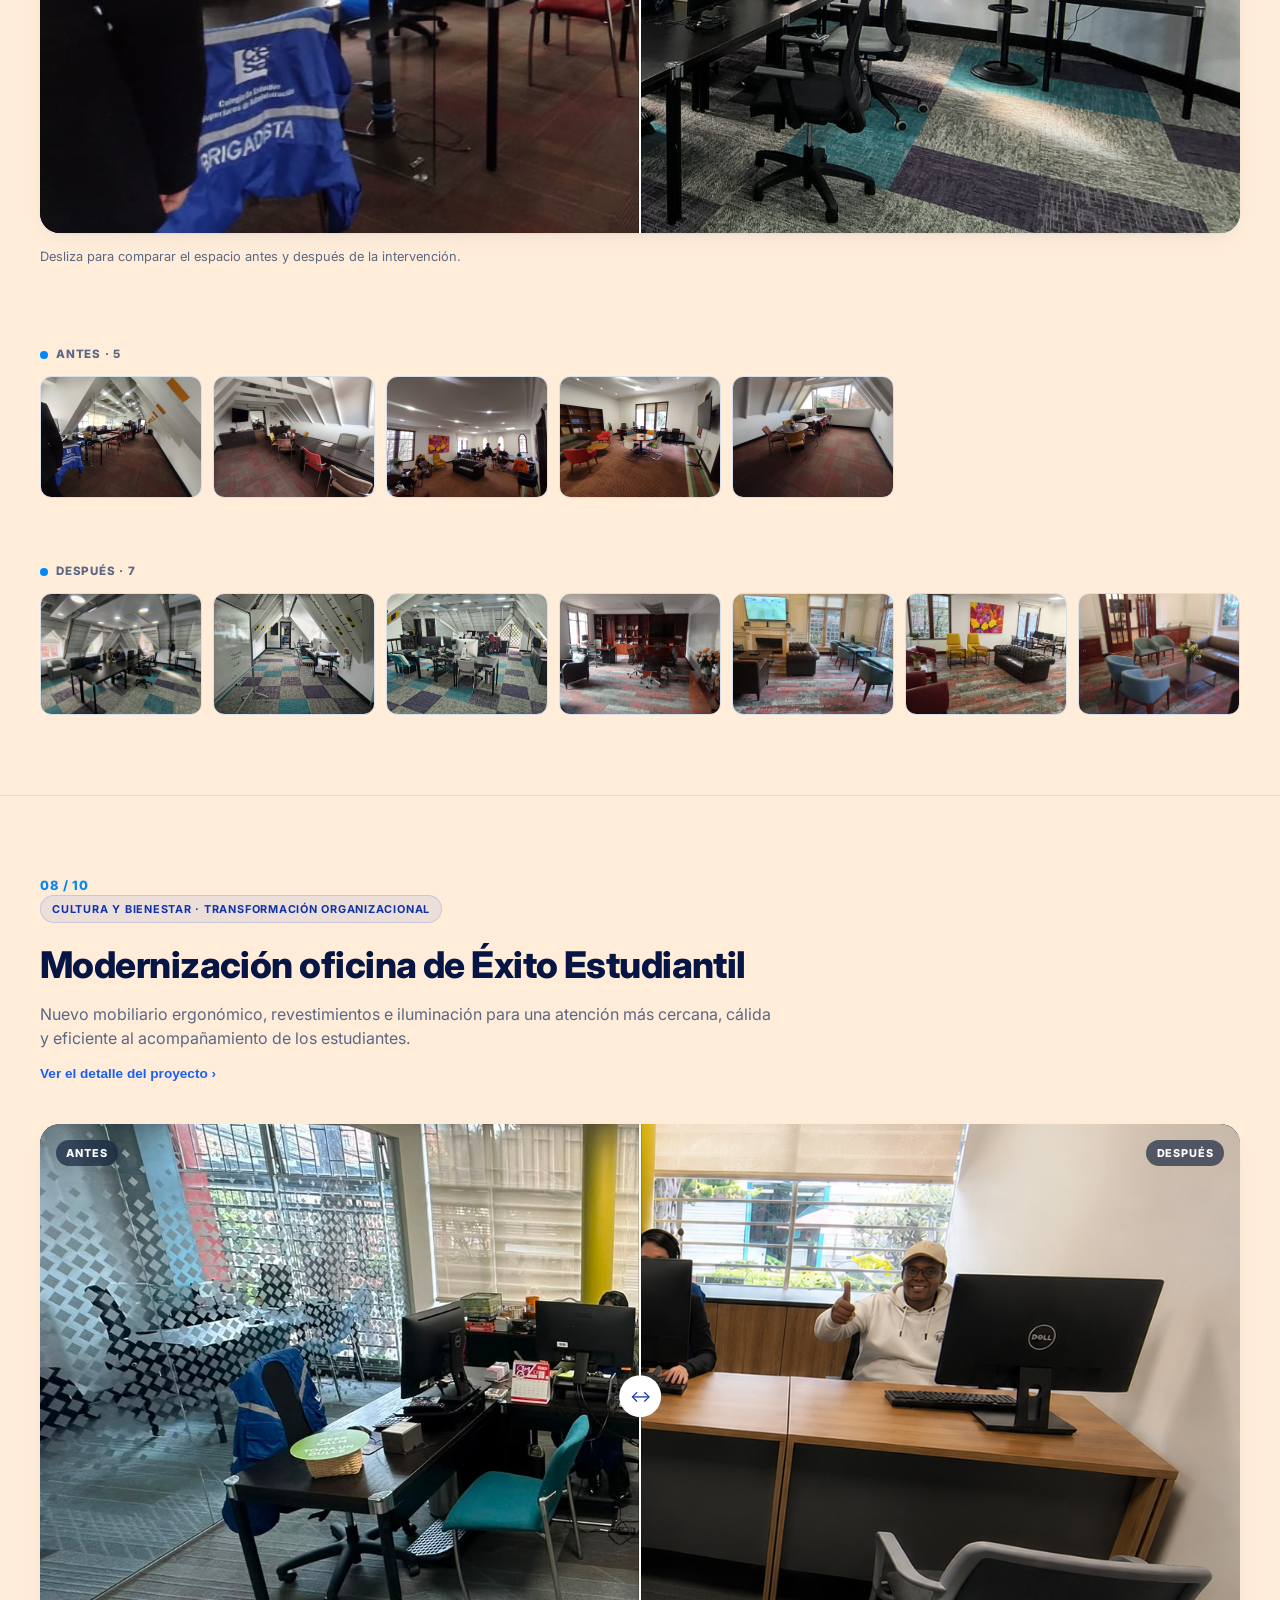
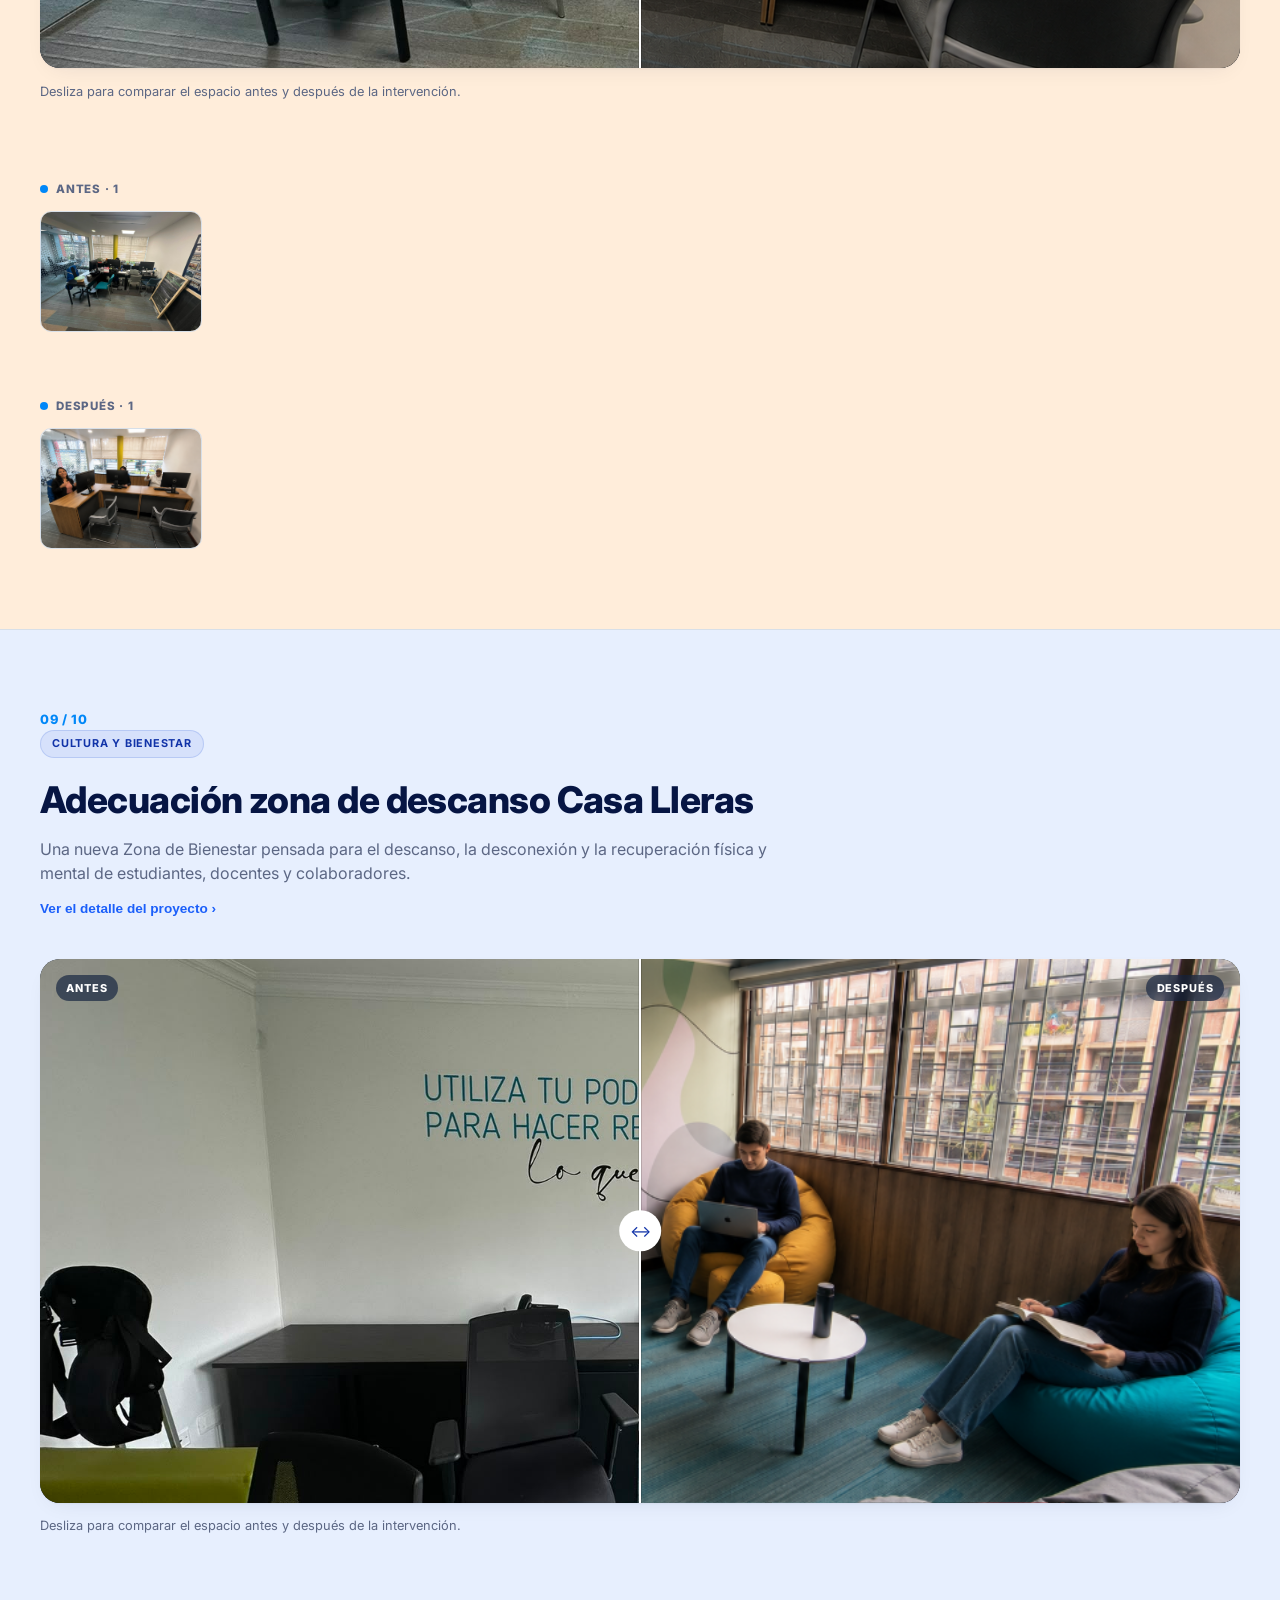
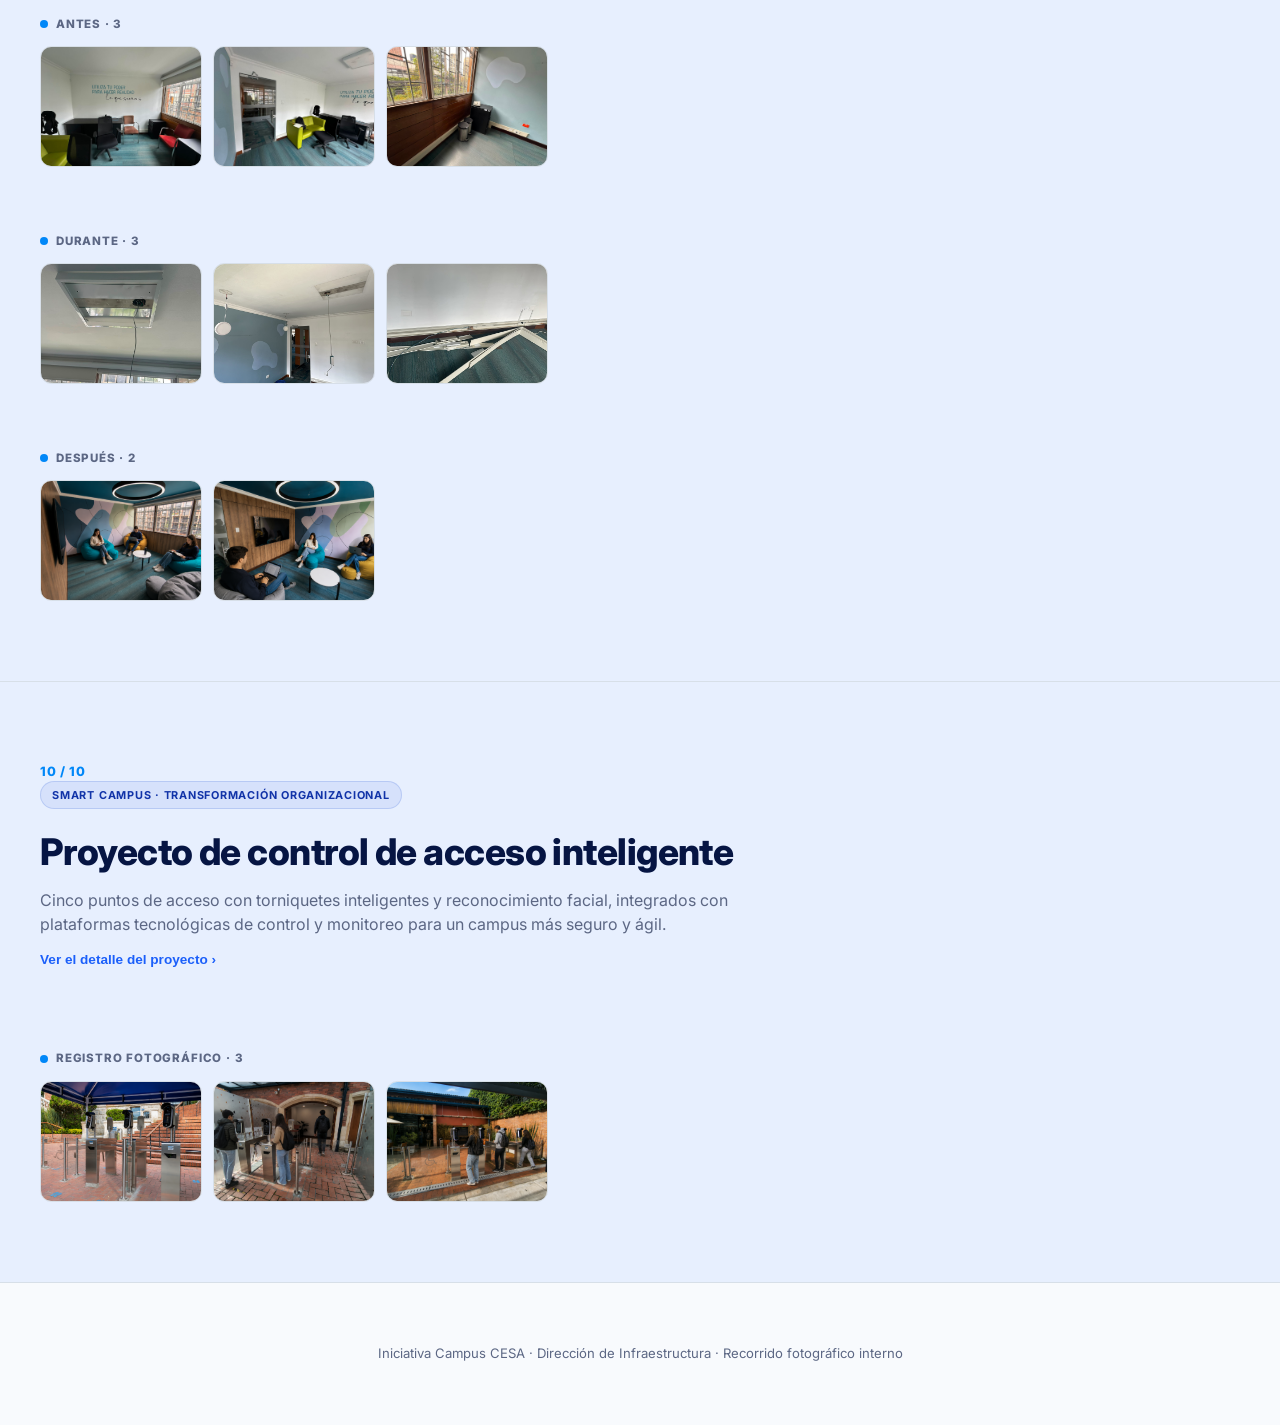
<file: web/index.html>
<!DOCTYPE html>
<html lang="es">
<head>
<meta charset="UTF-8">
<meta name="viewport" content="width=device-width, initial-scale=1.0">
<title>Campus CESA — Recorrido de infraestructura</title>
<meta name="description" content="Recorrido fotográfico por la Iniciativa Campus CESA: los espacios que la Dirección de Infraestructura ha transformado, antes y después.">
<link rel="stylesheet" href="styles.css">
</head>
<body id="top">
<div id="app"></div>
<script src="data.js"></script>
<script src="app.js"></script>
</body>
</html>
</file>
<file: web/styles.css>
@import url('https://fonts.googleapis.com/css2?family=Inter:wght@400;500;600;700;800&display=swap');

:root {
  /* CESA brand tokens (hex fallback, oklch para navegadores modernos) */
  --cesa-navy: #101f3d;
  --cesa-navy: oklch(22% .09 265);
  --cesa-blue: #1f3f78;
  --cesa-blue: oklch(39% .19 265);
  --cesa-electric: #17237e;
  --cesa-electric: oklch(45% .27 265);
  --cesa-bright: #2f5cd6;
  --cesa-bright: oklch(55% .24 263);
  --cesa-sky: #4f8ef4;
  --cesa-sky: oklch(62% .2 250);
  --cesa-green: #45a878;
  --cesa-green: oklch(60% .16 145);
  --cesa-orange: #f0b567;
  --cesa-orange: oklch(78% .18 60);
  --cesa-yellow: #f4e28c;
  --cesa-yellow: oklch(92% .15 95);
  --cesa-subtle: #f4f6fb;
  --cesa-subtle: oklch(97% .012 250);

  /* Fondos alternos por sección: cada tono cubre 2 secciones seguidas
     para marcar el paso de un proyecto a otro sin romper la lectura. */
  --tone-a: oklch(95% .022 265);
  --tone-b: oklch(95.5% .032 220);
  --tone-c: oklch(95.5% .032 150);
  --tone-d: oklch(95.5% .032 70);

  --background: #fbfbfd;
  --background: oklch(98.5% .005 250);
  --foreground: #16233f;
  --foreground: oklch(22% .09 265);
  --muted-foreground: #5c6784;
  --card: #ffffff;
  --border: #dfe3ee;
  --border: oklch(90% .015 255);

  --gradient-hero: linear-gradient(135deg, var(--cesa-navy) 0%, var(--cesa-blue) 55%, var(--cesa-electric) 100%);
  --gradient-bright: linear-gradient(135deg, var(--cesa-bright), var(--cesa-sky));
  --gradient-subtle: linear-gradient(180deg, var(--cesa-subtle) 0%, var(--background) 100%);

  --shadow-card: 0 1px 2px rgba(4, 31, 62, .04), 0 8px 24px -12px rgba(4, 31, 62, .12);
  --shadow-elegant: 0 20px 60px -25px rgba(31, 63, 120, .35);
  --radius: .9rem;
  --radius-lg: 1.25rem;

  --font-display: 'SF Pro Display', -apple-system, BlinkMacSystemFont, 'Inter', 'Helvetica Neue', sans-serif;
  --font-sans: 'SF Pro Text', -apple-system, BlinkMacSystemFont, 'Inter', 'Helvetica Neue', sans-serif;

  color-scheme: light;
}

* { box-sizing: border-box; }
html { scroll-behavior: smooth; }

body {
  margin: 0;
  background: var(--background);
  color: var(--foreground);
  font-family: var(--font-sans);
  -webkit-font-smoothing: antialiased;
  line-height: 1.5;
}

img { max-width: 100%; display: block; }
a { color: inherit; }

.container {
  max-width: 78rem;
  margin: 0 auto;
  padding: 0 1.5rem;
}

/* ---------- Header ---------- */
.site-header {
  position: sticky;
  top: 0;
  z-index: 50;
  background: rgba(9, 14, 28, .92);
  backdrop-filter: blur(10px);
  border-bottom: 1px solid rgba(255, 255, 255, .08);
}

.site-header .container {
  position: relative;
  display: flex;
  align-items: center;
  justify-content: space-between;
  gap: 1rem;
  height: 4rem;
}

.brand {
  display: flex;
  align-items: center;
  gap: .55rem;
  font-family: var(--font-display);
  font-weight: 800;
  letter-spacing: -.01em;
  font-size: 1.05rem;
  color: #fff;
  text-decoration: none;
  white-space: nowrap;
}

.brand-logo {
  flex: 0 0 auto;
  width: 1.75rem;
  height: 1.75rem;
  border-radius: .4rem;
}

.brand span {
  font-weight: 500;
  font-size: .7rem;
  text-transform: uppercase;
  letter-spacing: .08em;
  color: rgba(255, 255, 255, .55);
}

.menu-toggle {
  display: none;
  flex: 0 0 auto;
  flex-direction: column;
  justify-content: center;
  align-items: center;
  gap: .3rem;
  width: 2.25rem;
  height: 2.25rem;
  padding: 0;
  border: 1px solid rgba(255, 255, 255, .18);
  border-radius: .6rem;
  background: rgba(255, 255, 255, .06);
  cursor: pointer;
}
.menu-toggle span {
  display: block;
  width: 1.1rem;
  height: 2px;
  border-radius: 2px;
  background: #fff;
  transition: transform .2s ease, opacity .2s ease;
}
.site-header.nav-open .menu-toggle span:nth-child(1) { transform: translateY(6px) rotate(45deg); }
.site-header.nav-open .menu-toggle span:nth-child(2) { opacity: 0; }
.site-header.nav-open .menu-toggle span:nth-child(3) { transform: translateY(-6px) rotate(-45deg); }

.nav-scroll {
  display: flex;
  gap: .4rem;
  overflow-x: auto;
  scrollbar-width: none;
  -ms-overflow-style: none;
  padding: .25rem 0;
}
.nav-scroll::-webkit-scrollbar { display: none; }

.nav-pill {
  flex: 0 0 auto;
  padding: .45rem .9rem;
  border-radius: 999px;
  font-size: .78rem;
  font-weight: 600;
  color: rgba(255, 255, 255, .65);
  background: transparent;
  border: 1px solid transparent;
  text-decoration: none;
  transition: all .2s ease;
  white-space: nowrap;
}

.nav-pill:hover { color: #fff; }

.nav-pill.active {
  color: #fff;
  background: rgba(255, 255, 255, .12);
  border-color: rgba(255, 255, 255, .2);
}

/* ---------- Hero ---------- */
.hero {
  position: relative;
  background:
    radial-gradient(50% 60% at 90% 8%, rgba(79, 142, 244, .3), transparent 70%),
    linear-gradient(100deg, rgba(8, 15, 32, .95) 0%, rgba(14, 27, 55, .93) 32%, rgba(18, 35, 71, .8) 55%, rgba(20, 40, 82, .5) 78%, rgba(20, 40, 82, .32) 100%),
    url('assets/hero-fachada-cesa.jpg') center 32% / cover no-repeat;
  color: #fff;
  overflow: hidden;
  padding: 5rem 0 4rem;
}

.hero .container { position: relative; }

.eyebrow {
  display: inline-flex;
  align-items: center;
  gap: .4rem;
  font-size: .72rem;
  font-weight: 700;
  letter-spacing: .09em;
  text-transform: uppercase;
  color: var(--cesa-sky);
  margin-bottom: 1rem;
}

.hero h1 {
  font-family: var(--font-display);
  font-weight: 800;
  letter-spacing: -.02em;
  font-size: clamp(2.2rem, 5vw, 3.6rem);
  line-height: 1.05;
  margin: 0 0 .6rem;
  text-shadow: 0 2px 12px rgba(4, 9, 20, .45);
}

.hero .hero-subtitle {
  font-family: var(--font-display);
  font-weight: 500;
  font-size: clamp(1.1rem, 2.2vw, 1.4rem);
  color: rgba(255, 255, 255, .9);
  margin: 0 0 1.75rem;
  max-width: 42rem;
  text-shadow: 0 1px 8px rgba(4, 9, 20, .4);
}

.hero p.lead {
  max-width: 42rem;
  font-size: 1rem;
  color: rgba(255, 255, 255, .85);
  margin: 0 0 2.2rem;
  text-shadow: 0 1px 6px rgba(4, 9, 20, .35);
}

.hero-cta {
  display: inline-flex;
  align-items: center;
  gap: .5rem;
  padding: .85rem 1.4rem;
  border-radius: 999px;
  background: #fff;
  color: var(--cesa-blue);
  font-weight: 700;
  font-size: .9rem;
  text-decoration: none;
  box-shadow: var(--shadow-elegant);
  transition: transform .2s ease;
}
.hero-cta:hover { transform: translateY(-2px); }

.stats-strip {
  margin-top: 3rem;
  display: grid;
  grid-template-columns: repeat(auto-fit, minmax(9rem, 1fr));
  gap: 1.5rem;
  border-top: 1px solid rgba(255, 255, 255, .18);
  padding-top: 2rem;
}

.stat .value {
  font-family: var(--font-display);
  font-weight: 800;
  font-size: 2rem;
  letter-spacing: -.02em;
  color: #fff;
  text-shadow: 0 1px 8px rgba(4, 9, 20, .5);
}

.stat .label { text-shadow: 0 1px 6px rgba(4, 9, 20, .4); }

.stat .label {
  font-size: .8rem;
  color: rgba(255, 255, 255, .68);
  margin-top: .15rem;
}

/* ---------- Intro body ---------- */
.intro {
  background: var(--gradient-subtle);
  padding: 3.5rem 0;
  border-bottom: 1px solid var(--border);
}
.intro p {
  max-width: 52rem;
  color: var(--muted-foreground);
  font-size: 1rem;
  margin: 0;
}

/* ---------- Space sections ---------- */
.space {
  padding: 5rem 0;
  border-bottom: 1px solid var(--border);
  scroll-margin-top: 5.5rem;
  transition: background .2s ease;
}
.space.tone-a { background: var(--tone-a); }
.space.tone-b { background: var(--tone-b); }
.space.tone-c { background: var(--tone-c); }
.space.tone-d { background: var(--tone-d); }

.space-head {
  display: flex;
  flex-wrap: wrap;
  align-items: flex-end;
  justify-content: space-between;
  gap: 1.5rem;
  margin-bottom: 2.5rem;
}

.space-index {
  font-family: var(--font-display);
  font-weight: 800;
  font-size: .8rem;
  color: var(--cesa-sky);
  letter-spacing: .05em;
}

.space-pilar {
  display: inline-block;
  font-size: .68rem;
  font-weight: 700;
  text-transform: uppercase;
  letter-spacing: .07em;
  color: var(--cesa-blue);
  background: rgba(47, 92, 214, .09);
  border: 1px solid rgba(47, 92, 214, .18);
  border-radius: 999px;
  padding: .3rem .7rem;
  margin-bottom: .9rem;
}

.space h2 {
  font-family: var(--font-display);
  font-weight: 800;
  letter-spacing: -.015em;
  font-size: clamp(1.6rem, 3vw, 2.3rem);
  margin: 0 0 .6rem;
  color: var(--cesa-navy);
}

.space .summary {
  max-width: 46rem;
  color: var(--muted-foreground);
  font-size: 1rem;
  margin: 0;
}

.detail-toggle {
  margin-top: 1rem;
  background: none;
  border: none;
  color: var(--cesa-bright);
  font-weight: 700;
  font-size: .85rem;
  cursor: pointer;
  padding: 0;
  display: inline-flex;
  align-items: center;
  gap: .3rem;
}
.detail-toggle:hover { text-decoration: underline; }

.detail-body {
  max-width: 46rem;
  overflow: hidden;
  max-height: 0;
  transition: max-height .35s ease;
}
.detail-body.open { max-height: 60rem; }
.detail-body p {
  color: var(--muted-foreground);
  font-size: .94rem;
  margin: 1rem 0 0;
}

/* ---------- Before / after slider ---------- */
.compare {
  position: relative;
  width: 100%;
  aspect-ratio: 1.377; /* referencia: Modernización de salones, igual en todas las secciones */
  max-height: 34rem;
  border-radius: var(--radius-lg);
  overflow: hidden;
  box-shadow: var(--shadow-card);
  background: #0d1a30;
  user-select: none;
  touch-action: pan-y;
}

.compare img {
  position: absolute;
  inset: 0;
  width: 100%;
  height: 100%;
  object-fit: cover;
}

.compare .after-wrap {
  position: absolute;
  inset: 0;
  overflow: hidden;
  clip-path: inset(0 0 0 var(--pos, 50%));
}

.compare-tag {
  position: absolute;
  top: 1rem;
  z-index: 3;
  font-size: .68rem;
  font-weight: 800;
  letter-spacing: .08em;
  text-transform: uppercase;
  color: #fff;
  background: rgba(16, 31, 61, .65);
  backdrop-filter: blur(4px);
  padding: .3rem .65rem;
  border-radius: 999px;
}
.compare-tag.tag-antes { left: 1rem; }
.compare-tag.tag-despues { right: 1rem; }

.compare-handle {
  position: absolute;
  top: 0;
  bottom: 0;
  left: var(--pos, 50%);
  width: 0;
  z-index: 4;
  transform: translateX(-50%);
  pointer-events: none;
}
.compare-handle::before {
  content: '';
  position: absolute;
  top: 0; bottom: 0; left: 50%;
  width: 2px;
  background: #fff;
  transform: translateX(-50%);
  box-shadow: 0 0 0 1px rgba(0,0,0,.15);
}
.compare-handle .knob {
  position: absolute;
  top: 50%;
  left: 50%;
  transform: translate(-50%, -50%);
  width: 2.6rem;
  height: 2.6rem;
  border-radius: 999px;
  background: #fff;
  display: flex;
  align-items: center;
  justify-content: center;
  box-shadow: var(--shadow-elegant);
  color: var(--cesa-blue);
}

.compare-range {
  position: absolute;
  inset: 0;
  width: 100%;
  height: 100%;
  margin: 0;
  opacity: 0;
  cursor: ew-resize;
  z-index: 5;
  -webkit-appearance: none;
  appearance: none;
}

.compare-caption {
  margin-top: .85rem;
  font-size: .8rem;
  color: var(--muted-foreground);
  display: flex;
  align-items: center;
  gap: .4rem;
}

/* single "after only" hero image (sin comparación) */
.solo-image {
  width: 100%;
  aspect-ratio: 1.377; /* misma referencia que .compare */
  max-height: 34rem;
  object-fit: cover;
  background: #0d1a30;
  border-radius: var(--radius-lg);
  box-shadow: var(--shadow-card);
}

/* ---------- Filmstrip / gallery grid ---------- */
.gallery-block { margin-top: 2.5rem; }

.gallery-label {
  font-size: .72rem;
  font-weight: 800;
  letter-spacing: .07em;
  text-transform: uppercase;
  color: var(--muted-foreground);
  margin: 0 0 .8rem;
  display: flex;
  align-items: center;
  gap: .5rem;
}
.gallery-label .dot { width: .5rem; height: .5rem; border-radius: 999px; background: var(--cesa-sky); }

.gallery-grid {
  display: grid;
  grid-template-columns: repeat(auto-fill, minmax(9.5rem, 1fr));
  gap: .7rem;
}

.gallery-grid button {
  padding: 0;
  border: 1px solid var(--border);
  border-radius: .7rem;
  overflow: hidden;
  background: var(--card);
  cursor: zoom-in;
  aspect-ratio: 4 / 3;
  transition: transform .18s ease, box-shadow .18s ease;
}
.gallery-grid button:hover {
  transform: translateY(-2px);
  box-shadow: var(--shadow-card);
}
.gallery-grid img {
  width: 100%;
  height: 100%;
  object-fit: cover;
}

.phase-groups { display: flex; flex-direction: column; gap: 1.6rem; }

/* ---------- Lightbox ---------- */
.lightbox {
  position: fixed;
  inset: 0;
  z-index: 100;
  background: rgba(9, 15, 30, .92);
  display: none;
  align-items: center;
  justify-content: center;
  padding: 2rem;
}
.lightbox.open { display: flex; }

.lightbox figure {
  margin: 0;
  max-width: 90vw;
  max-height: 82vh;
  display: flex;
  flex-direction: column;
  align-items: center;
  gap: .8rem;
}

.lightbox img {
  max-width: 90vw;
  max-height: 74vh;
  width: auto;
  height: auto;
  border-radius: .6rem;
  box-shadow: 0 30px 80px rgba(0,0,0,.5);
}

.lightbox figcaption {
  color: rgba(255,255,255,.85);
  font-size: .85rem;
  text-align: center;
}

.lightbox-btn {
  position: absolute;
  top: 50%;
  transform: translateY(-50%);
  background: rgba(255,255,255,.1);
  border: 1px solid rgba(255,255,255,.25);
  color: #fff;
  width: 3rem;
  height: 3rem;
  border-radius: 999px;
  font-size: 1.3rem;
  cursor: pointer;
  display: flex;
  align-items: center;
  justify-content: center;
}
.lightbox-btn:hover { background: rgba(255,255,255,.2); }
.lightbox-prev { left: 1.5rem; }
.lightbox-next { right: 1.5rem; }

.lightbox-close {
  position: absolute;
  top: 1.5rem;
  right: 1.5rem;
  background: rgba(255,255,255,.1);
  border: 1px solid rgba(255,255,255,.25);
  color: #fff;
  width: 2.6rem;
  height: 2.6rem;
  border-radius: 999px;
  font-size: 1.1rem;
  cursor: pointer;
}
.lightbox-close:hover { background: rgba(255,255,255,.2); }

/* ---------- Footer ---------- */
.site-footer {
  padding: 3rem 0;
  text-align: center;
  color: var(--muted-foreground);
  font-size: .82rem;
}

/* ---------- Responsive ---------- */
@media (max-width: 768px) {
  .menu-toggle { display: flex; }

  .nav-scroll {
    display: none;
    position: absolute;
    top: 100%;
    left: 0;
    right: 0;
    flex-direction: column;
    align-items: stretch;
    gap: .2rem;
    max-height: calc(100vh - 4rem);
    overflow-y: auto;
    padding: .75rem 1.5rem 1.25rem;
    background: rgba(9, 14, 28, .98);
    border-bottom: 1px solid rgba(255, 255, 255, .08);
    box-shadow: 0 16px 32px -16px rgba(0, 0, 0, .4);
  }

  .site-header.nav-open .nav-scroll { display: flex; }

  .nav-pill {
    padding: .7rem .5rem;
    border-radius: .6rem;
    text-align: left;
  }
  .nav-pill.active { background: rgba(255, 255, 255, .08); }
}

@media (max-width: 640px) {
  .space { padding: 3.5rem 0; }
  .hero {
    padding: 3.5rem 0 3rem;
    background:
      linear-gradient(180deg, rgba(8, 15, 32, .82) 0%, rgba(11, 21, 43, .62) 42%, rgba(11, 21, 43, .42) 72%, rgba(11, 21, 43, .5) 100%),
      url('assets/hero-fachada-cesa.jpg') center 32% / cover no-repeat;
  }
  .compare-handle .knob { width: 2.2rem; height: 2.2rem; }
}
</file>
